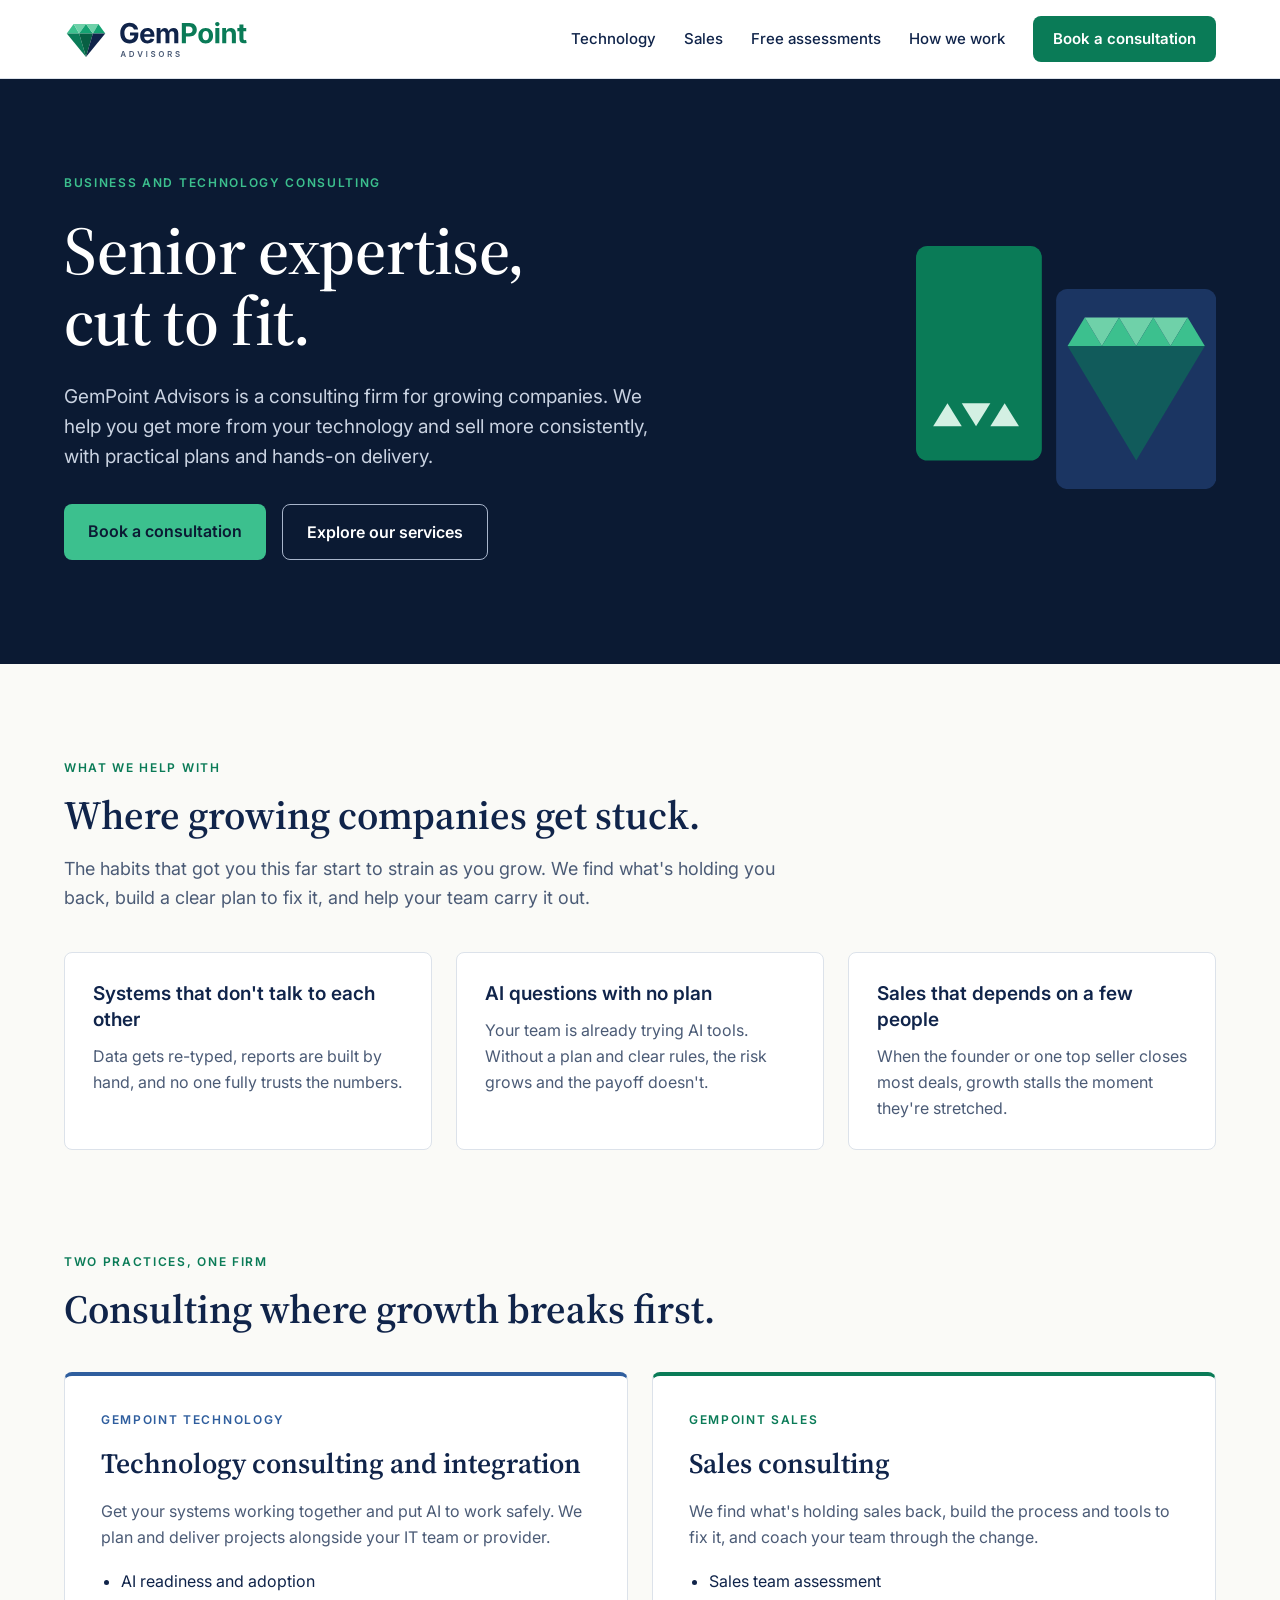
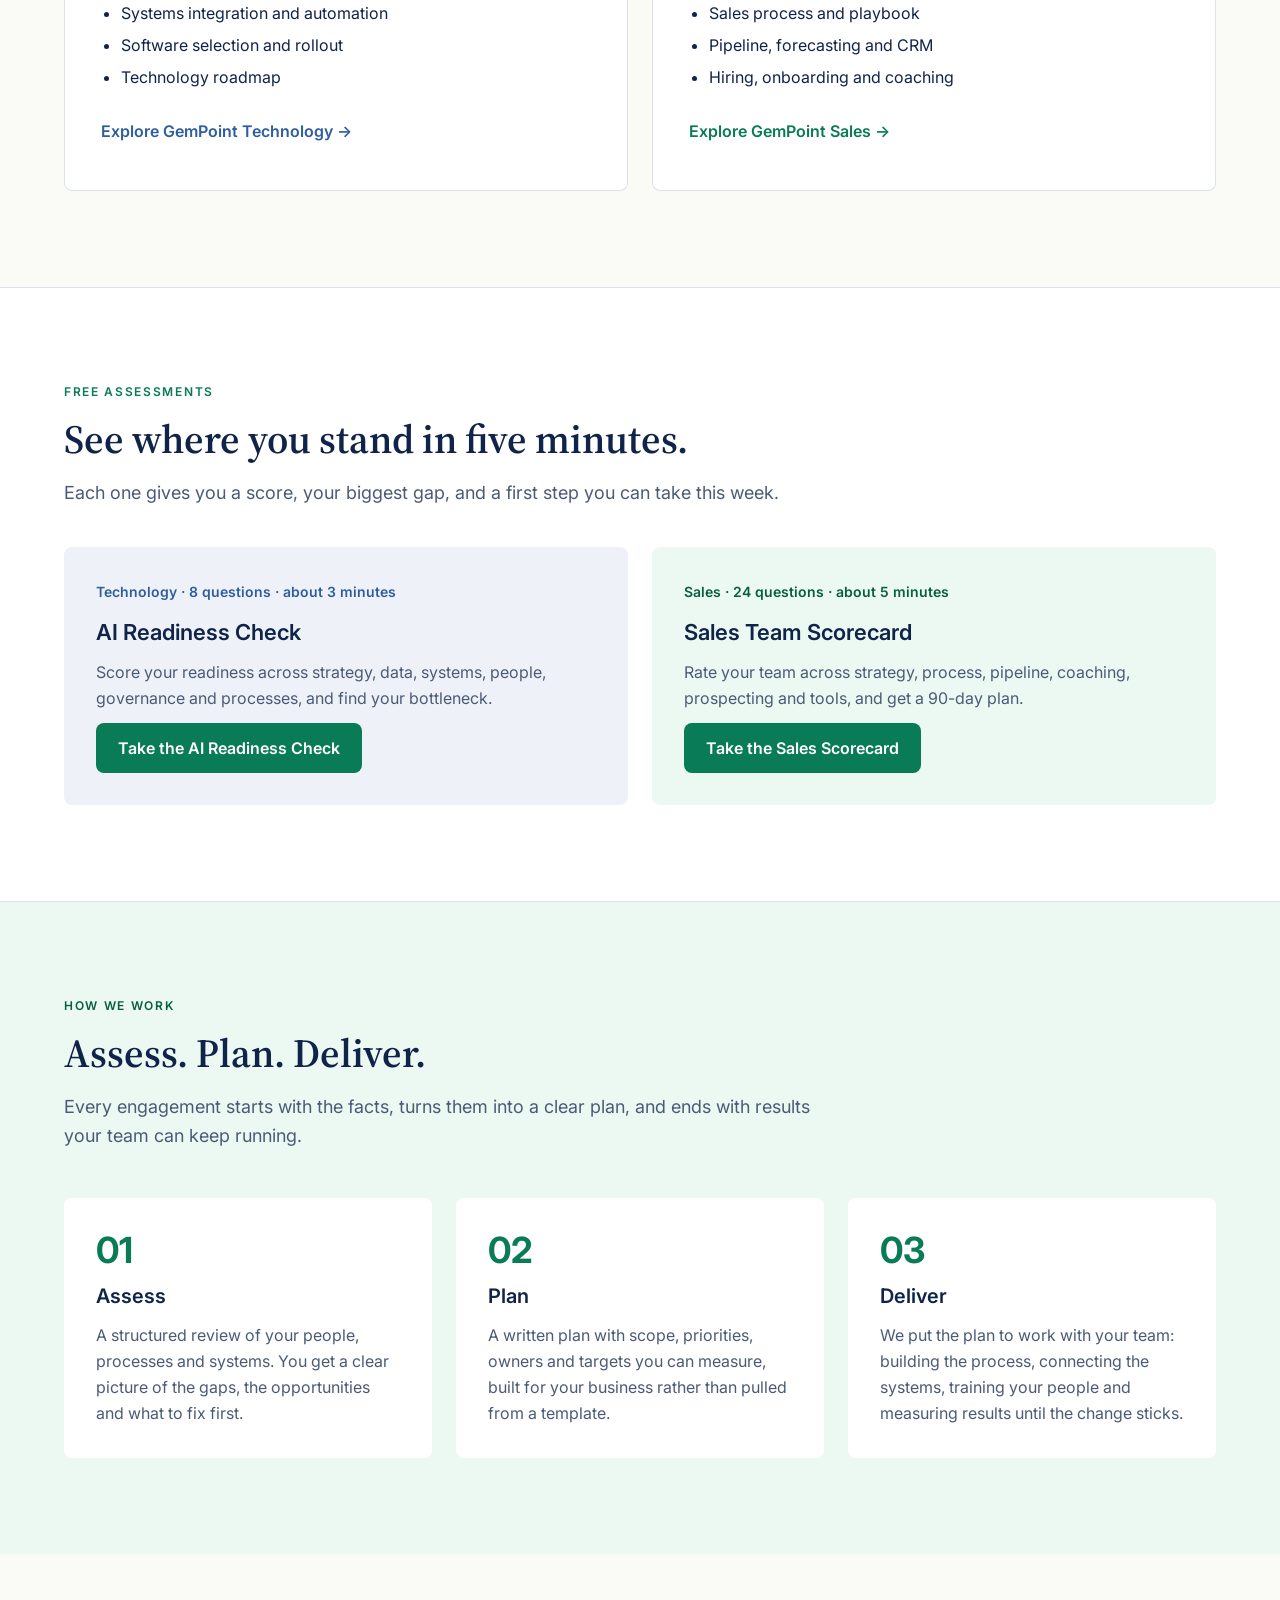
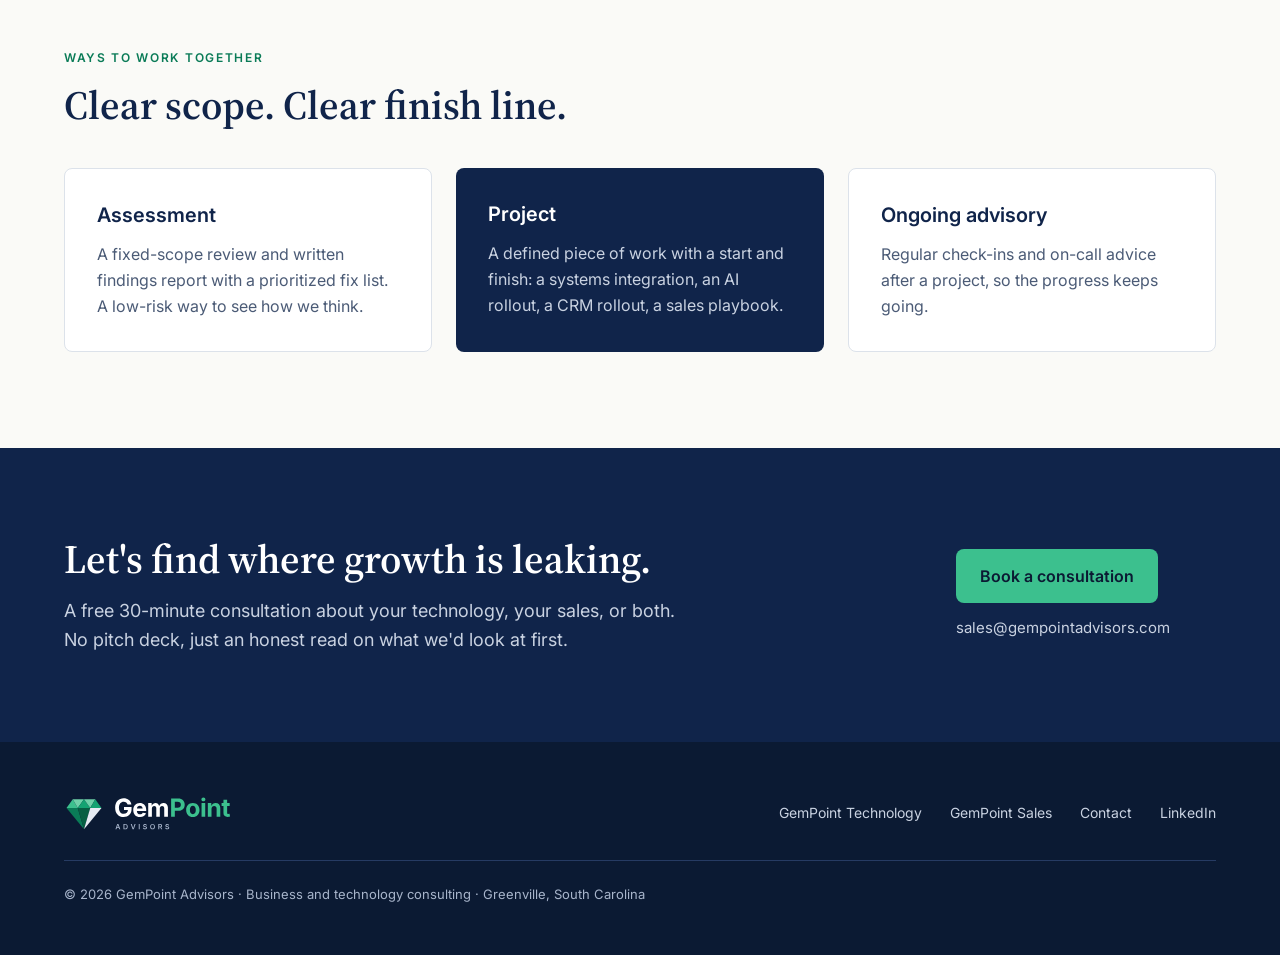
<file: index.html>
<!doctype html>
<html lang="en">
<head>
<meta charset="utf-8">
<meta name="viewport" content="width=device-width, initial-scale=1">
<title>GemPoint Advisors | Business and technology consulting</title>
<meta name="description" content="GemPoint Advisors is a Greenville, South Carolina consulting firm helping growing companies get more from their technology and sell more consistently.">
<link rel="canonical" href="https://gempointadvisors.com/">
<meta property="og:type" content="website">
<meta property="og:title" content="GemPoint Advisors | Business and technology consulting">
<meta property="og:description" content="GemPoint Advisors is a Greenville, South Carolina consulting firm helping growing companies get more from their technology and sell more consistently.">
<meta property="og:url" content="https://gempointadvisors.com/">
<meta property="og:image" content="https://gempointadvisors.com/assets/share-image.png">
<meta name="twitter:card" content="summary_large_image">
<link rel="icon" href="/favicon.svg" type="image/svg+xml">
<link rel="apple-touch-icon" href="/apple-touch-icon.png">
<link rel="stylesheet" href="https://fonts.googleapis.com/css2?family=Inter:wght@400;500;600;700&amp;family=Source+Serif+4:opsz,wght@8..60,600&amp;display=swap">
<link rel="stylesheet" href="/css/site.css">
</head>
<body>
<div style="font-family: Inter, system-ui, sans-serif; color: #10244A; background: #FAFAF7; font-size: 16px; line-height: 26px;">

<header style="background: #FFFFFF; border-bottom: 1px solid #DCE2EA;">
<nav aria-label="Main" style="max-width: 1200px; margin: 0 auto; padding: 16px 24px; display: flex; flex-wrap: wrap; align-items: center; justify-content: space-between; gap: 16px;">
<a href="/" aria-label="GemPoint Advisors home" style="display: flex; align-items: center;"><img src="/assets/logos/gempoint-lockup.svg" alt="GemPoint Advisors" style="height: 44px; width: auto; display: block;"></a>
<div style="display: flex; flex-wrap: wrap; align-items: center; gap: 8px 28px; font-size: 15px; font-weight: 500;">
<a href="/technology/" style="color: #10244A; text-decoration: none; padding: 10px 0;">Technology</a>
<a href="/sales/" style="color: #10244A; text-decoration: none; padding: 10px 0;">Sales</a>
<a href="#assessments" style="color: #10244A; text-decoration: none; padding: 10px 0;">Free assessments</a>
<a href="#how" style="color: #10244A; text-decoration: none; padding: 10px 0;">How we work</a>
<a href="#contact" style="background: #0A7B57; color: #FFFFFF; text-decoration: none; padding: 10px 20px; border-radius: 8px; font-weight: 600;">Book a consultation</a>
</div>
</nav>
</header>

<section style="background: #0B1A33; color: #FFFFFF;">
<div style="max-width: 1200px; margin: 0 auto; padding: 96px 24px 104px; display: flex; flex-wrap: wrap; align-items: center; gap: 48px;">
<div style="flex: 999 1 520px; min-width: 0; display: flex; flex-direction: column; gap: 24px;">
<p style="margin: 0; font-size: 12px; line-height: 16px; font-weight: 600; letter-spacing: 0.14em; text-transform: uppercase; color: #3CC08E;">Business and technology consulting</p>
<h1 style="margin: 0; font-family: 'Source Serif 4', Georgia, serif; font-weight: 600; font-size: clamp(40px, 6vw, 68px); line-height: 1.05; letter-spacing: -0.01em; color: #FFFFFF;">Senior expertise,<br>cut to fit.</h1>
<p style="margin: 0; max-width: 600px; font-size: 19px; line-height: 30px; color: #C9D2E1;">GemPoint Advisors is a consulting firm for growing companies. We help you get more from your technology and sell more consistently, with practical plans and hands-on delivery.</p>
<div style="display: flex; flex-wrap: wrap; gap: 16px; padding-top: 8px;">
<a href="#contact" style="background: #3CC08E; color: #0B1A33; text-decoration: none; padding: 14px 24px; border-radius: 8px; font-weight: 600; font-size: 16px;">Book a consultation</a>
<a href="#practices" style="color: #FFFFFF; text-decoration: none; padding: 14px 24px; border-radius: 8px; border: 1px solid #A8B5CB; font-weight: 600; font-size: 16px;">Explore our services</a>
</div>
</div>
<div style="flex: 1 1 300px; max-width: 420px; min-width: 0;">
<svg viewBox="0 0 420 340" aria-hidden="true" style="width: 100%; height: auto; display: block;">
<rect x="0" y="0" width="176" height="300" rx="16" fill="#0A7B57"></rect>
<rect x="196" y="60" width="224" height="280" rx="16" fill="#1B3562"></rect>
<polygon points="212,140 236,100 260,140" fill="#3CC08E"></polygon>
<polygon points="236,100 284,100 260,140" fill="#6FD1A9"></polygon>
<polygon points="260,140 284,100 308,140" fill="#3CC08E"></polygon>
<polygon points="284,100 332,100 308,140" fill="#6FD1A9"></polygon>
<polygon points="308,140 332,100 356,140" fill="#3CC08E"></polygon>
<polygon points="332,100 380,100 356,140" fill="#6FD1A9"></polygon>
<polygon points="356,140 380,100 404,140" fill="#3CC08E"></polygon>
<polygon points="212,140 404,140 308,300" fill="#0A7B57" opacity="0.55"></polygon>
<polygon points="24,252 44,220 64,252" fill="#D3F0E3"></polygon>
<polygon points="64,220 104,220 84,252" fill="#D3F0E3"></polygon>
<polygon points="104,252 124,220 144,252" fill="#D3F0E3"></polygon>
</svg>
</div>
</div>
</section>

<section aria-labelledby="gap-h" style="max-width: 1200px; margin: 0 auto; padding: 96px 24px 32px; display: flex; flex-direction: column; gap: 40px;">
<div style="max-width: 760px; display: flex; flex-direction: column; gap: 16px;">
<p style="margin: 0; font-size: 12px; line-height: 16px; font-weight: 600; letter-spacing: 0.14em; text-transform: uppercase; color: #0A7B57;">What we help with</p>
<h2 id="gap-h" style="margin: 0; font-family: 'Source Serif 4', Georgia, serif; font-weight: 600; font-size: clamp(30px, 4vw, 40px); line-height: 1.15;">Where growing companies get stuck.</h2>
<p style="margin: 0; font-size: 18px; line-height: 29px; color: #4B5B76;">The habits that got you this far start to strain as you grow. We find what's holding you back, build a clear plan to fix it, and help your team carry it out.</p>
</div>
<div style="display: grid; grid-template-columns: repeat(auto-fit, minmax(260px, 1fr)); gap: 24px;">
<div style="background: #FFFFFF; border: 1px solid #DCE2EA; border-radius: 8px; padding: 28px; display: flex; flex-direction: column; gap: 10px;">
<h3 style="margin: 0; font-size: 19px; line-height: 26px; font-weight: 600;">Systems that don't talk to each other</h3>
<p style="margin: 0; color: #4B5B76;">Data gets re-typed, reports are built by hand, and no one fully trusts the numbers.</p>
</div>
<div style="background: #FFFFFF; border: 1px solid #DCE2EA; border-radius: 8px; padding: 28px; display: flex; flex-direction: column; gap: 10px;">
<h3 style="margin: 0; font-size: 19px; line-height: 26px; font-weight: 600;">AI questions with no plan</h3>
<p style="margin: 0; color: #4B5B76;">Your team is already trying AI tools. Without a plan and clear rules, the risk grows and the payoff doesn't.</p>
</div>
<div style="background: #FFFFFF; border: 1px solid #DCE2EA; border-radius: 8px; padding: 28px; display: flex; flex-direction: column; gap: 10px;">
<h3 style="margin: 0; font-size: 19px; line-height: 26px; font-weight: 600;">Sales that depends on a few people</h3>
<p style="margin: 0; color: #4B5B76;">When the founder or one top seller closes most deals, growth stalls the moment they're stretched.</p>
</div>
</div>
</section>

<section id="practices" aria-labelledby="practices-h" style="max-width: 1200px; margin: 0 auto; padding: 72px 24px 96px; display: flex; flex-direction: column; gap: 40px;">
<div style="display: flex; flex-direction: column; gap: 16px; max-width: 760px;">
<p style="margin: 0; font-size: 12px; line-height: 16px; font-weight: 600; letter-spacing: 0.14em; text-transform: uppercase; color: #0A7B57;">Two practices, one firm</p>
<h2 id="practices-h" style="margin: 0; font-family: 'Source Serif 4', Georgia, serif; font-weight: 600; font-size: clamp(30px, 4vw, 40px); line-height: 1.15;">Consulting where growth breaks first.</h2>
</div>
<div style="display: grid; grid-template-columns: repeat(auto-fit, minmax(320px, 1fr)); gap: 24px;">
<article style="background: #FFFFFF; border: 1px solid #DCE2EA; border-top: 4px solid #2F5E9E; border-radius: 8px; padding: 36px; display: flex; flex-direction: column; gap: 18px;">
<p style="margin: 0; font-size: 12px; line-height: 16px; font-weight: 600; letter-spacing: 0.14em; text-transform: uppercase; color: #2F5E9E;">GemPoint Technology</p>
<h3 style="margin: 0; font-family: 'Source Serif 4', Georgia, serif; font-weight: 600; font-size: 28px; line-height: 34px;">Technology consulting and integration</h3>
<p style="margin: 0; color: #4B5B76;">Get your systems working together and put AI to work safely. We plan and deliver projects alongside your IT team or provider.</p>
<ul style="margin: 0; padding-left: 20px; display: flex; flex-direction: column; gap: 6px;">
<li>AI readiness and adoption</li>
<li>Systems integration and automation</li>
<li>Software selection and rollout</li>
<li>Technology roadmap</li>
</ul>
<a href="/technology/" style="align-self: flex-start; color: #2F5E9E; font-weight: 600; text-decoration: none; padding: 10px 0;">Explore GemPoint Technology →</a>
</article>
<article style="background: #FFFFFF; border: 1px solid #DCE2EA; border-top: 4px solid #0A7B57; border-radius: 8px; padding: 36px; display: flex; flex-direction: column; gap: 18px;">
<p style="margin: 0; font-size: 12px; line-height: 16px; font-weight: 600; letter-spacing: 0.14em; text-transform: uppercase; color: #0A7B57;">GemPoint Sales</p>
<h3 style="margin: 0; font-family: 'Source Serif 4', Georgia, serif; font-weight: 600; font-size: 28px; line-height: 34px;">Sales consulting</h3>
<p style="margin: 0; color: #4B5B76;">We find what's holding sales back, build the process and tools to fix it, and coach your team through the change.</p>
<ul style="margin: 0; padding-left: 20px; display: flex; flex-direction: column; gap: 6px;">
<li>Sales team assessment</li>
<li>Sales process and playbook</li>
<li>Pipeline, forecasting and CRM</li>
<li>Hiring, onboarding and coaching</li>
</ul>
<a href="/sales/" style="align-self: flex-start; color: #0A7B57; font-weight: 600; text-decoration: none; padding: 10px 0;">Explore GemPoint Sales →</a>
</article>
</div>
</section>

<section id="assessments" aria-labelledby="assess-h" style="background: #FFFFFF; border-top: 1px solid #DCE2EA; border-bottom: 1px solid #DCE2EA;">
<div style="max-width: 1200px; margin: 0 auto; padding: 96px 24px; display: flex; flex-direction: column; gap: 40px;">
<div style="display: flex; flex-direction: column; gap: 16px; max-width: 760px;">
<p style="margin: 0; font-size: 12px; line-height: 16px; font-weight: 600; letter-spacing: 0.14em; text-transform: uppercase; color: #0A7B57;">Free assessments</p>
<h2 id="assess-h" style="margin: 0; font-family: 'Source Serif 4', Georgia, serif; font-weight: 600; font-size: clamp(30px, 4vw, 40px); line-height: 1.15;">See where you stand in five minutes.</h2>
<p style="margin: 0; font-size: 18px; line-height: 29px; color: #4B5B76;">Each one gives you a score, your biggest gap, and a first step you can take this week.</p>
</div>
<div style="display: grid; grid-template-columns: repeat(auto-fit, minmax(320px, 1fr)); gap: 24px;">
<div style="background: #EEF2F8; border-radius: 8px; padding: 32px; display: flex; flex-direction: column; gap: 12px;">
<p style="margin: 0; font-size: 14px; font-weight: 600; color: #2F5E9E;">Technology · 8 questions · about 3 minutes</p>
<h3 style="margin: 0; font-size: 22px; line-height: 30px; font-weight: 600;">AI Readiness Check</h3>
<p style="margin: 0; color: #4B5B76;">Score your readiness across strategy, data, systems, people, governance and processes, and find your bottleneck.</p>
<a href="/ai-readiness/" style="align-self: flex-start; background: #0A7B57; color: #FFFFFF; text-decoration: none; padding: 12px 22px; border-radius: 8px; font-weight: 600;">Take the AI Readiness Check</a>
</div>
<div style="background: #ECF8F2; border-radius: 8px; padding: 32px; display: flex; flex-direction: column; gap: 12px;">
<p style="margin: 0; font-size: 14px; font-weight: 600; color: #075F43;">Sales · 24 questions · about 5 minutes</p>
<h3 style="margin: 0; font-size: 22px; line-height: 30px; font-weight: 600;">Sales Team Scorecard</h3>
<p style="margin: 0; color: #4B5B76;">Rate your team across strategy, process, pipeline, coaching, prospecting and tools, and get a 90-day plan.</p>
<a href="/sales-scorecard/" style="align-self: flex-start; background: #0A7B57; color: #FFFFFF; text-decoration: none; padding: 12px 22px; border-radius: 8px; font-weight: 600;">Take the Sales Scorecard</a>
</div>
</div>
</div>
</section>

<section id="how" aria-labelledby="how-h" style="background: #ECF8F2;">
<div style="max-width: 1200px; margin: 0 auto; padding: 96px 24px; display: flex; flex-direction: column; gap: 48px;">
<div style="display: flex; flex-direction: column; gap: 16px; max-width: 760px;">
<p style="margin: 0; font-size: 12px; line-height: 16px; font-weight: 600; letter-spacing: 0.14em; text-transform: uppercase; color: #075F43;">How we work</p>
<h2 id="how-h" style="margin: 0; font-family: 'Source Serif 4', Georgia, serif; font-weight: 600; font-size: clamp(30px, 4vw, 40px); line-height: 1.15;">Assess. Plan. Deliver.</h2>
<p style="margin: 0; font-size: 18px; line-height: 29px; color: #4B5B76;">Every engagement starts with the facts, turns them into a clear plan, and ends with results your team can keep running.</p>
</div>
<ol style="margin: 0; padding: 0; list-style: none; display: grid; grid-template-columns: repeat(auto-fit, minmax(260px, 1fr)); gap: 24px;">
<li style="background: #FFFFFF; border-radius: 8px; padding: 32px; display: flex; flex-direction: column; gap: 12px;">
<span style="font-size: 36px; line-height: 40px; font-weight: 700; color: #0A7B57;">01</span>
<h3 style="margin: 0; font-size: 20px; line-height: 28px; font-weight: 600;">Assess</h3>
<p style="margin: 0; color: #4B5B76;">A structured review of your people, processes and systems. You get a clear picture of the gaps, the opportunities and what to fix first.</p>
</li>
<li style="background: #FFFFFF; border-radius: 8px; padding: 32px; display: flex; flex-direction: column; gap: 12px;">
<span style="font-size: 36px; line-height: 40px; font-weight: 700; color: #0A7B57;">02</span>
<h3 style="margin: 0; font-size: 20px; line-height: 28px; font-weight: 600;">Plan</h3>
<p style="margin: 0; color: #4B5B76;">A written plan with scope, priorities, owners and targets you can measure, built for your business rather than pulled from a template.</p>
</li>
<li style="background: #FFFFFF; border-radius: 8px; padding: 32px; display: flex; flex-direction: column; gap: 12px;">
<span style="font-size: 36px; line-height: 40px; font-weight: 700; color: #0A7B57;">03</span>
<h3 style="margin: 0; font-size: 20px; line-height: 28px; font-weight: 600;">Deliver</h3>
<p style="margin: 0; color: #4B5B76;">We put the plan to work with your team: building the process, connecting the systems, training your people and measuring results until the change sticks.</p>
</li>
</ol>
</div>
</section>

<section aria-labelledby="engage-h" style="max-width: 1200px; margin: 0 auto; padding: 96px 24px; display: flex; flex-direction: column; gap: 40px;">
<div style="display: flex; flex-direction: column; gap: 16px; max-width: 760px;">
<p style="margin: 0; font-size: 12px; line-height: 16px; font-weight: 600; letter-spacing: 0.14em; text-transform: uppercase; color: #0A7B57;">Ways to work together</p>
<h2 id="engage-h" style="margin: 0; font-family: 'Source Serif 4', Georgia, serif; font-weight: 600; font-size: clamp(30px, 4vw, 40px); line-height: 1.15;">Clear scope. Clear finish line.</h2>
</div>
<div style="display: grid; grid-template-columns: repeat(auto-fit, minmax(280px, 1fr)); gap: 24px;">
<div style="background: #FFFFFF; border: 1px solid #DCE2EA; border-radius: 8px; padding: 32px; display: flex; flex-direction: column; gap: 12px;">
<h3 style="margin: 0; font-size: 20px; line-height: 28px; font-weight: 600;">Assessment</h3>
<p style="margin: 0; color: #4B5B76;">A fixed-scope review and written findings report with a prioritized fix list. A low-risk way to see how we think.</p>
</div>
<div style="background: #10244A; color: #FFFFFF; border-radius: 8px; padding: 32px; display: flex; flex-direction: column; gap: 12px;">
<h3 style="margin: 0; font-size: 20px; line-height: 28px; font-weight: 600;">Project</h3>
<p style="margin: 0; color: #C9D2E1;">A defined piece of work with a start and finish: a systems integration, an AI rollout, a CRM rollout, a sales playbook.</p>
</div>
<div style="background: #FFFFFF; border: 1px solid #DCE2EA; border-radius: 8px; padding: 32px; display: flex; flex-direction: column; gap: 12px;">
<h3 style="margin: 0; font-size: 20px; line-height: 28px; font-weight: 600;">Ongoing advisory</h3>
<p style="margin: 0; color: #4B5B76;">Regular check-ins and on-call advice after a project, so the progress keeps going.</p>
</div>
</div>
</section>

<section id="contact" aria-labelledby="contact-h" style="background: #10244A; color: #FFFFFF;">
<div style="max-width: 1200px; margin: 0 auto; padding: 88px 24px; display: flex; flex-wrap: wrap; align-items: center; justify-content: space-between; gap: 32px;">
<div style="flex: 999 1 520px; min-width: 0; display: flex; flex-direction: column; gap: 14px;">
<h2 id="contact-h" style="margin: 0; font-family: 'Source Serif 4', Georgia, serif; font-weight: 600; font-size: clamp(30px, 4vw, 40px); line-height: 1.15; color: #FFFFFF;">Let's find where growth is leaking.</h2>
<p style="margin: 0; max-width: 620px; font-size: 18px; line-height: 29px; color: #C9D2E1;">A free 30-minute consultation about your technology, your sales, or both. No pitch deck, just an honest read on what we'd look at first.</p>
</div>
<div style="flex: 1 1 260px; display: flex; flex-direction: column; gap: 12px; align-items: flex-start;">
<a href="mailto:sales@gempointadvisors.com" style="background: #3CC08E; color: #0B1A33; text-decoration: none; padding: 14px 24px; border-radius: 8px; font-weight: 600;">Book a consultation</a>
<p style="margin: 0; font-size: 15px; color: #C9D2E1; user-select: all;">sales@gempointadvisors.com</p>
</div>
</div>
</section>

<footer style="background: #0B1A33; color: #A8B5CB;">
<div style="max-width: 1200px; margin: 0 auto; padding: 48px 24px; display: flex; flex-wrap: wrap; align-items: center; justify-content: space-between; gap: 24px;">
<img src="/assets/logos/gempoint-lockup-reversed.svg" alt="GemPoint Advisors" style="height: 40px; width: auto; display: block;">
<div style="display: flex; flex-wrap: wrap; gap: 8px 28px; font-size: 14px;">
<a href="/technology/" style="color: #C9D2E1; text-decoration: none; padding: 10px 0;">GemPoint Technology</a>
<a href="/sales/" style="color: #C9D2E1; text-decoration: none; padding: 10px 0;">GemPoint Sales</a>
<a href="#contact" style="color: #C9D2E1; text-decoration: none; padding: 10px 0;">Contact</a>
<a href="https://www.linkedin.com/company/gempoint-advisors/" target="_blank" rel="noopener" style="color: #C9D2E1; text-decoration: none; padding: 10px 0;">LinkedIn</a>
</div>
<p style="margin: 0; font-size: 13px; width: 100%; border-top: 1px solid #263B63; padding-top: 20px;">© 2026 GemPoint Advisors · Business and technology consulting · Greenville, South Carolina</p>
</div>
</footer>

</div>
</body>
</html>
</file>
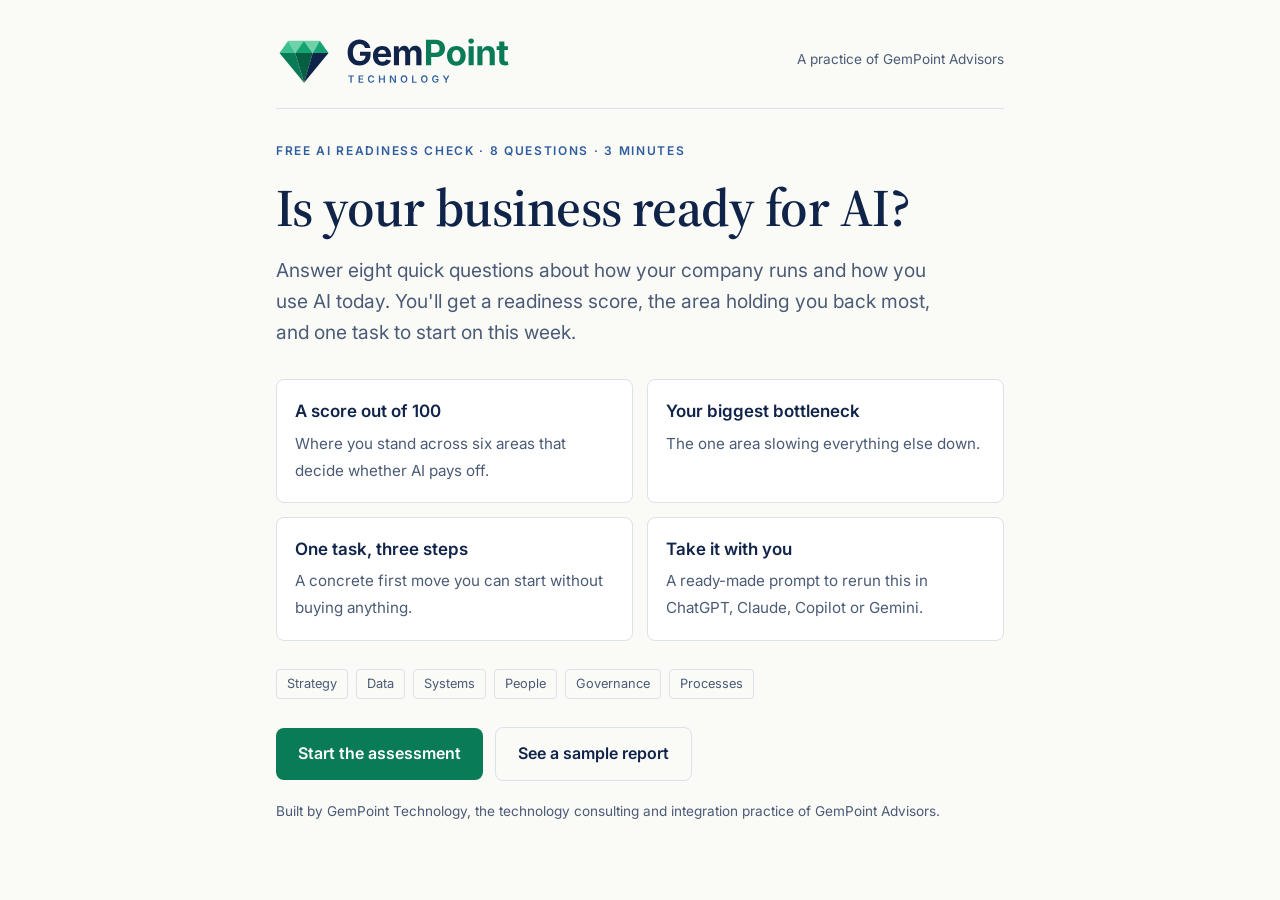
<file: ai-readiness/index.html>
<!doctype html>
<html lang="en">
<head>
<meta charset="utf-8">
<meta name="viewport" content="width=device-width, initial-scale=1">
<title>AI Readiness Check | GemPoint Technology</title>
<meta name="description" content="Free 3-minute AI readiness assessment: eight questions, a score out of 100, your biggest bottleneck and the first task to fix it.">
<link rel="canonical" href="https://gempointadvisors.com/ai-readiness/">
<meta property="og:type" content="website">
<meta property="og:title" content="AI Readiness Check | GemPoint Technology">
<meta property="og:description" content="Free 3-minute AI readiness assessment: eight questions, a score out of 100, your biggest bottleneck and the first task to fix it.">
<meta property="og:url" content="https://gempointadvisors.com/ai-readiness/">
<meta property="og:image" content="https://gempointadvisors.com/assets/share-image.png">
<meta name="twitter:card" content="summary_large_image">
<link rel="icon" href="/favicon.svg" type="image/svg+xml">
<link rel="apple-touch-icon" href="/apple-touch-icon.png">
<link rel="preconnect" href="https://fonts.googleapis.com">
<link rel="stylesheet" href="https://fonts.googleapis.com/css2?family=Inter:wght@400;500;600;700&family=Source+Serif+4:opsz,wght@8..60,600&display=swap">
<link rel="stylesheet" href="/css/brand/gempoint.css">
<link rel="stylesheet" href="/css/assessment-base.css">
<link rel="stylesheet" href="/css/ai-readiness.css">
</head>
<body>
<!-- Netlify reads this hidden form at deploy time to register the "ai-readiness-leads" form and its fields. -->
<form name="ai-readiness-leads" data-netlify="true" netlify-honeypot="bot-field" hidden>
  <input name="bot-field"><input name="partner"><input name="partner_code"><input name="name"><input name="email"><input name="phone"><input name="company"><input name="company_size">
  <input name="overall"><input name="tier"><input name="bottleneck">
  <input name="strategy"><input name="data"><input name="systems"><input name="people"><input name="governance"><input name="processes">
  <input name="ai_tools"><input name="ai_uses"><input name="ai_hopes"><input name="timeline">
  <textarea name="ai_hopes_other"></textarea>
  <textarea name="answers"></textarea>
</form>

<div class="wrap" style="padding-bottom:0"><div class="brandbar"><img class="logo lg-light" src="/assets/logos/gempoint-technology-lockup.svg" alt="GemPoint Technology" width="816" height="192"><img class="logo lg-dark" src="/assets/logos/gempoint-technology-lockup-reversed.svg" alt="GemPoint Technology" width="816" height="192"><span class="fine">A practice of GemPoint Advisors</span></div></div>
<main class="wrap" id="app" style="padding-top:0" aria-live="polite"></main>

<script type="module">
import { startAiReadiness } from "/js/ai-readiness/app.js";
import brand from "/js/ai-readiness/brands/gempoint.js";

startAiReadiness(document.getElementById("app"), brand);
</script>
</body>
</html>
</file>
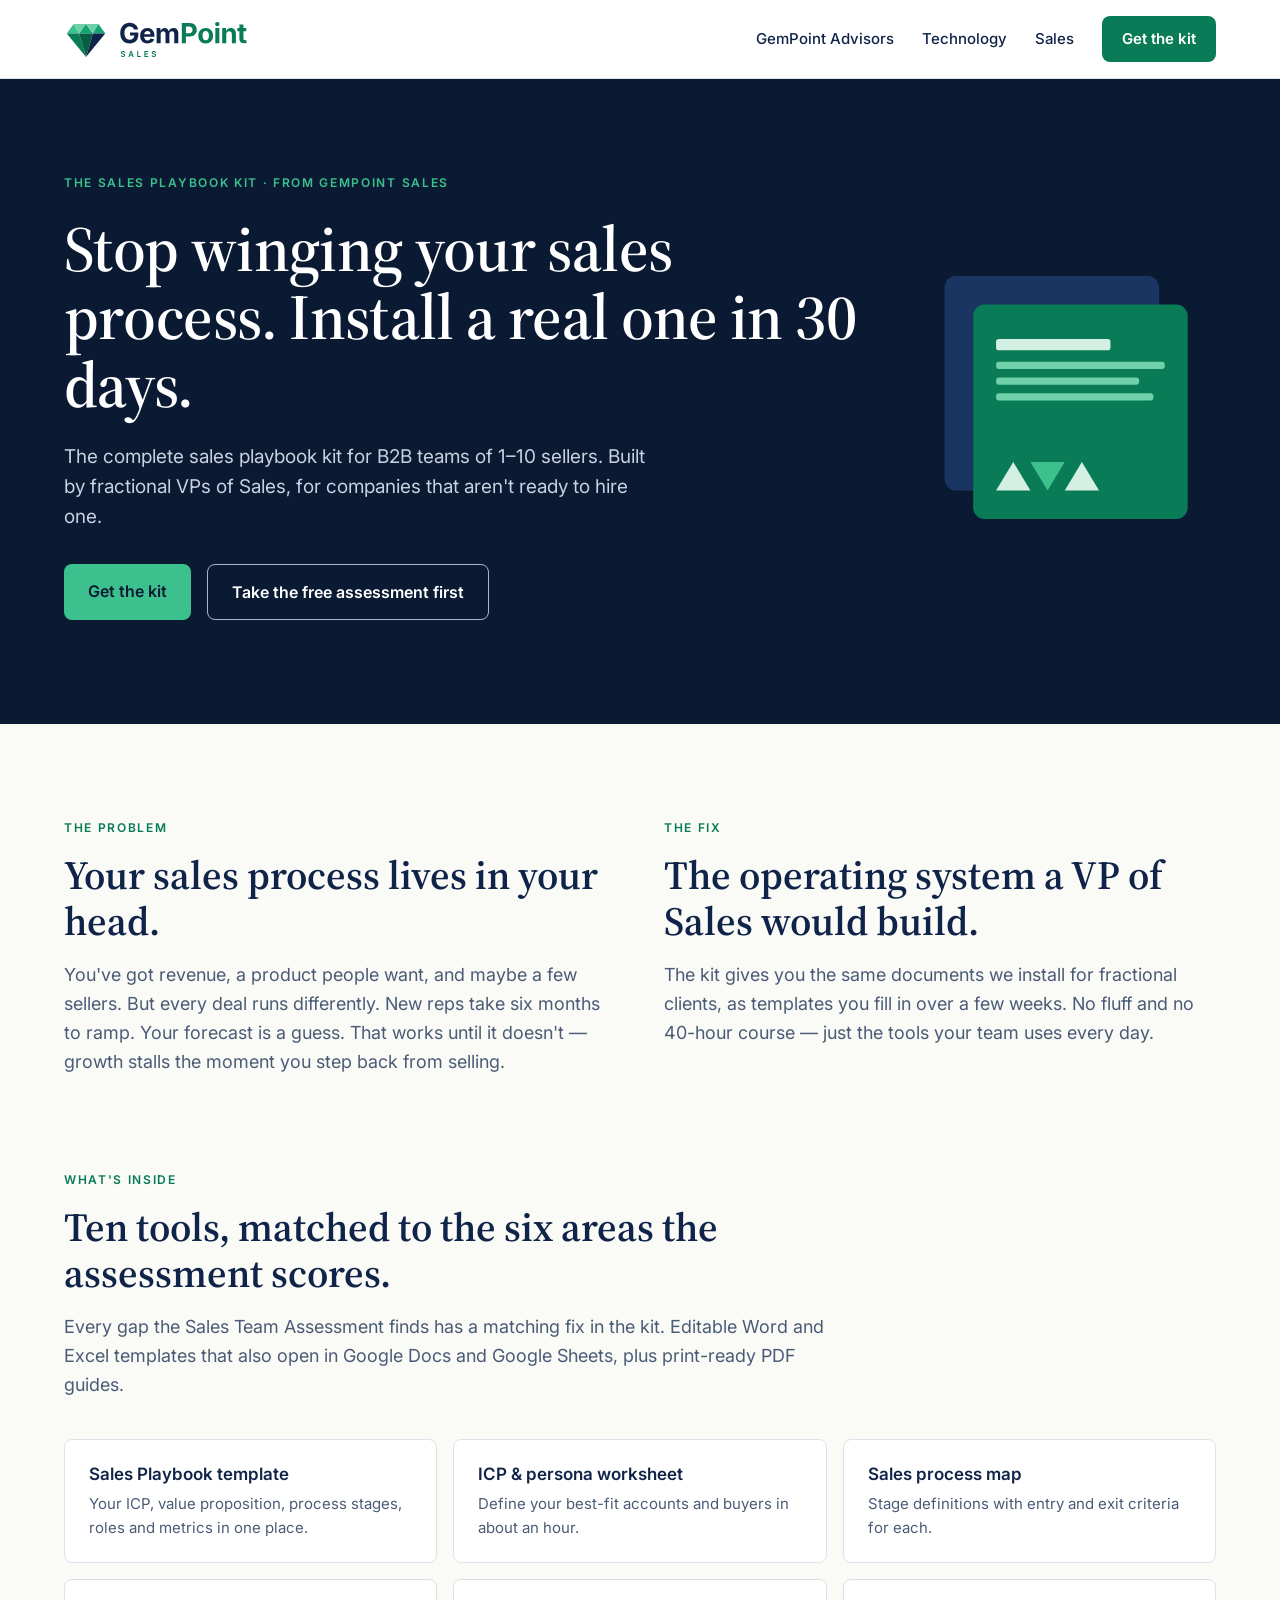
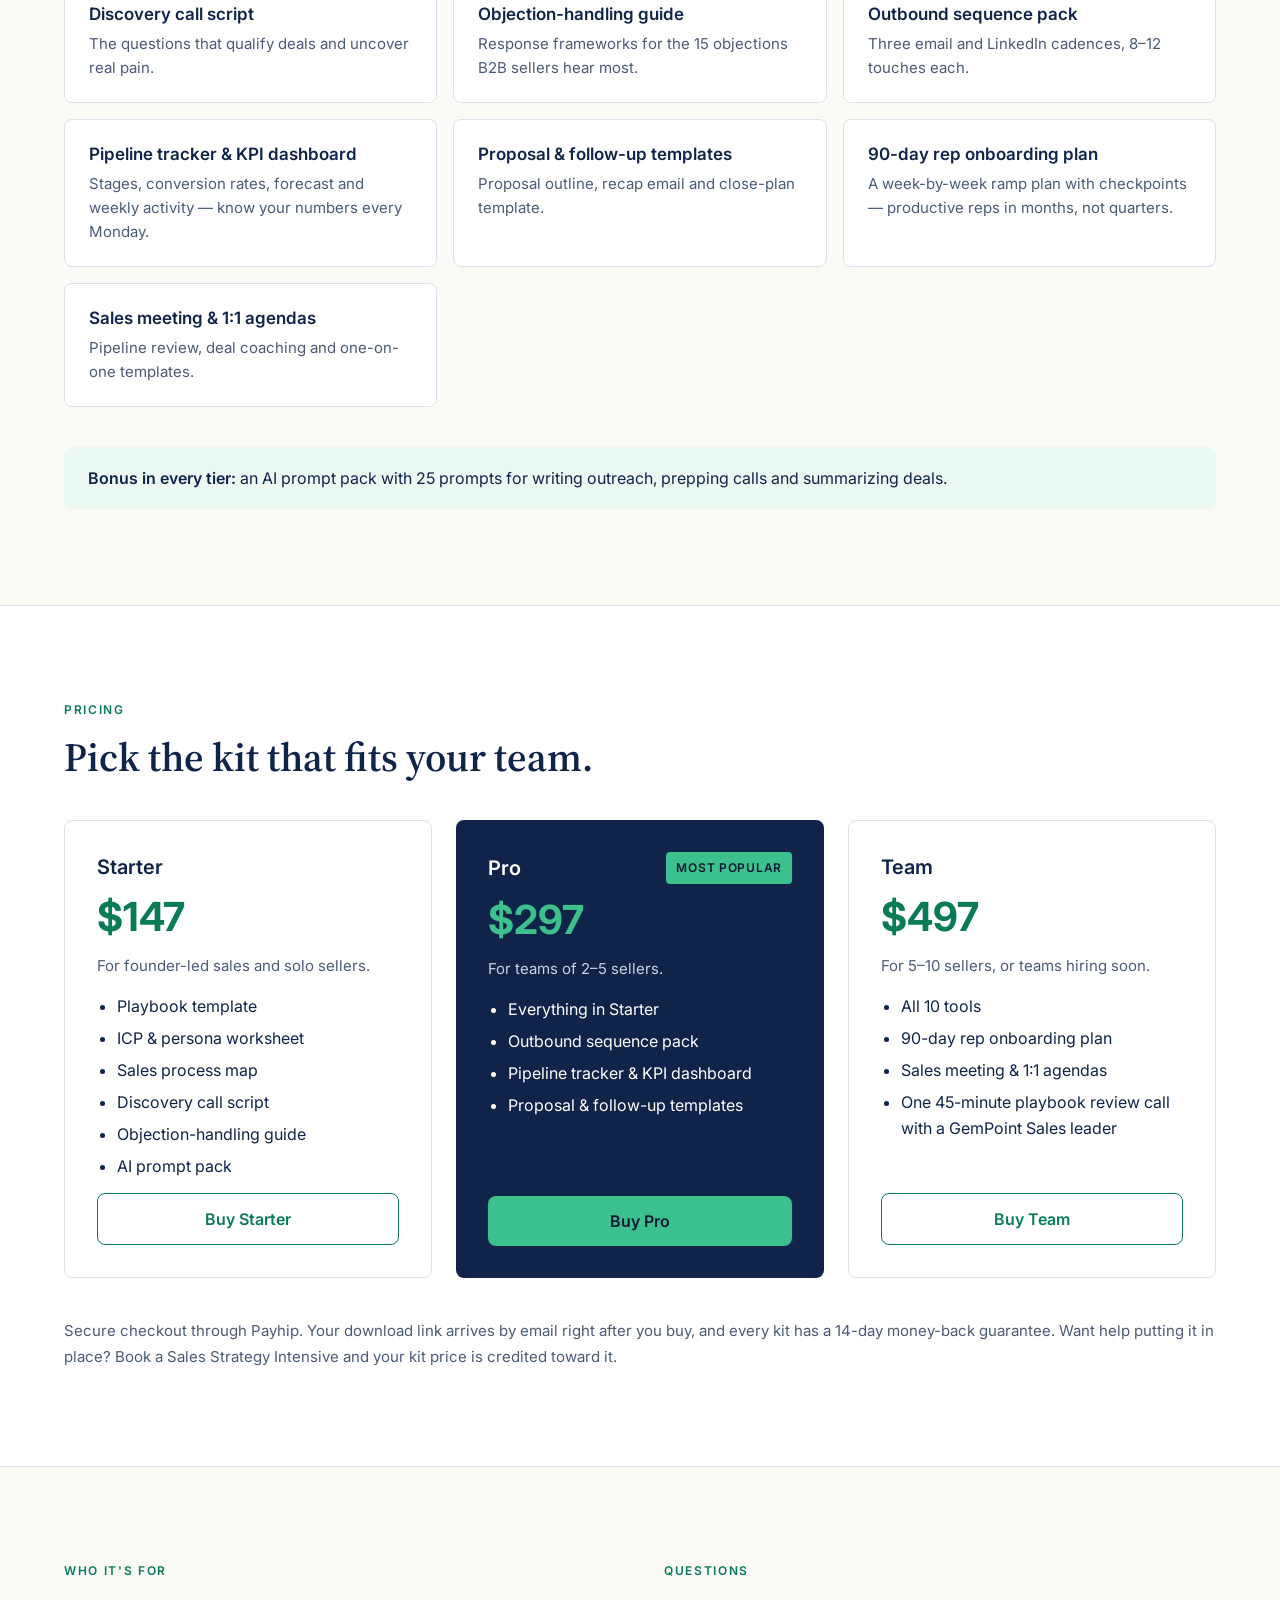
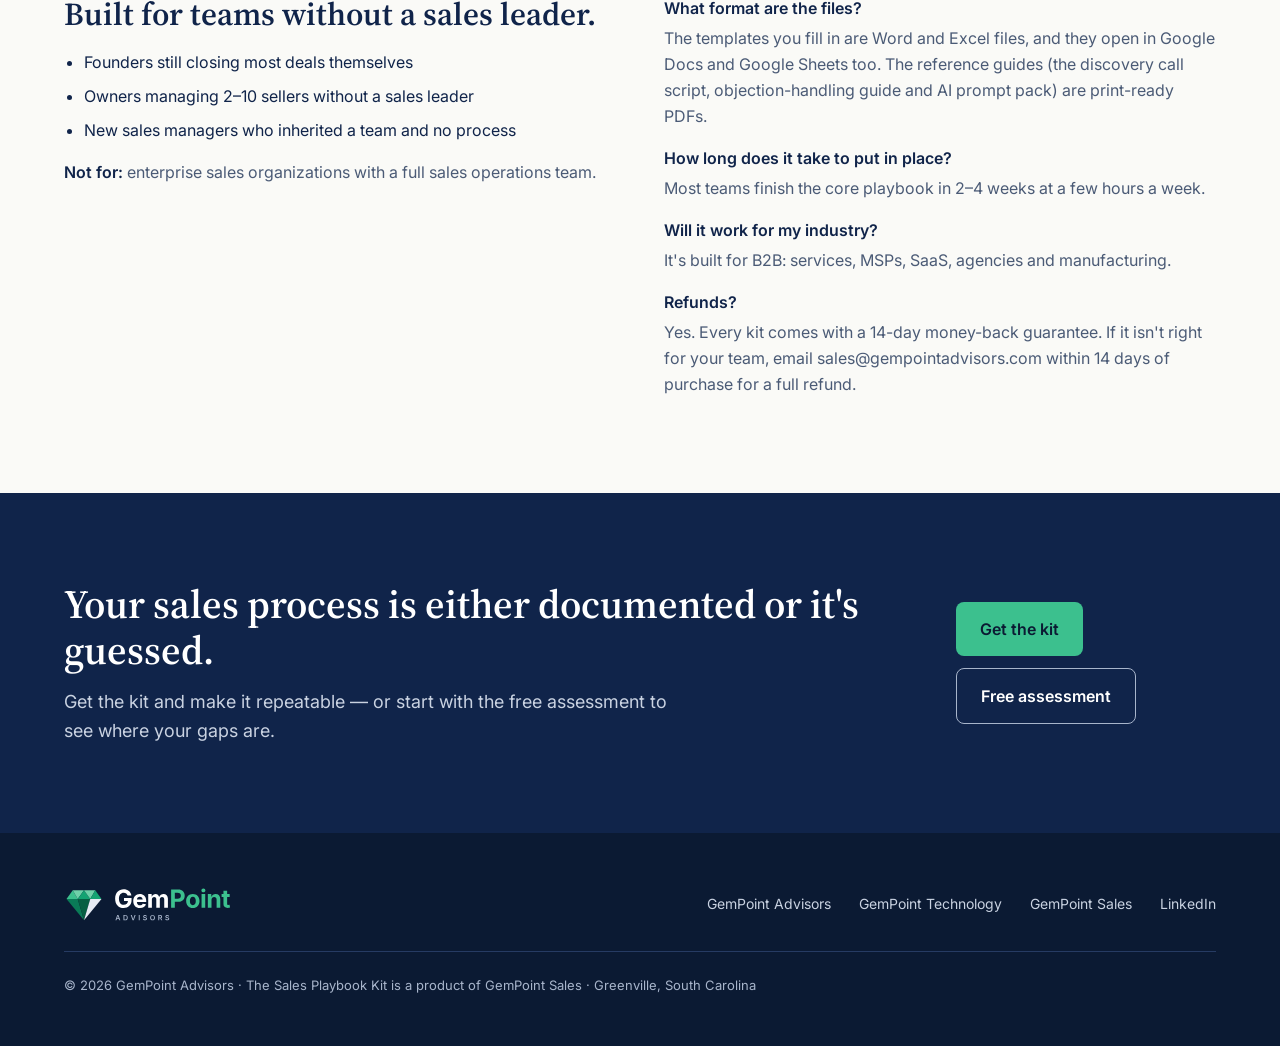
<file: playbook-kit/index.html>
<!doctype html>
<html lang="en">
<head>
<meta charset="utf-8">
<meta name="viewport" content="width=device-width, initial-scale=1">
<title>Sales Playbook Kit | GemPoint Sales</title>
<meta name="description" content="Ten templates to install a repeatable sales process in 30 days: playbook, process map, scripts, pipeline tracker and more.">
<link rel="canonical" href="https://gempointadvisors.com/playbook-kit/">
<meta property="og:type" content="website">
<meta property="og:title" content="Sales Playbook Kit | GemPoint Sales">
<meta property="og:description" content="Ten templates to install a repeatable sales process in 30 days: playbook, process map, scripts, pipeline tracker and more.">
<meta property="og:url" content="https://gempointadvisors.com/playbook-kit/">
<meta property="og:image" content="https://gempointadvisors.com/assets/share-image.png">
<meta name="twitter:card" content="summary_large_image">
<link rel="icon" href="/favicon.svg" type="image/svg+xml">
<link rel="apple-touch-icon" href="/apple-touch-icon.png">
<link rel="stylesheet" href="https://fonts.googleapis.com/css2?family=Inter:wght@400;500;600;700&amp;family=Source+Serif+4:opsz,wght@8..60,600&amp;display=swap">
<link rel="stylesheet" href="/css/site.css">
<script src="https://payhip.com/payhip.js" defer></script>
</head>
<body>
<div style="font-family: Inter, system-ui, sans-serif; color: #10244A; background: #FAFAF7; font-size: 16px; line-height: 26px;">

<header style="background: #FFFFFF; border-bottom: 1px solid #DCE2EA;">
<nav aria-label="Main" style="max-width: 1200px; margin: 0 auto; padding: 16px 24px; display: flex; flex-wrap: wrap; align-items: center; justify-content: space-between; gap: 16px;">
<a href="/sales/" aria-label="GemPoint Sales" style="display: flex; align-items: center;"><img src="/assets/logos/gempoint-sales-lockup.svg" alt="GemPoint Sales" style="height: 44px; width: auto; display: block;"></a>
<div style="display: flex; flex-wrap: wrap; align-items: center; gap: 8px 28px; font-size: 15px; font-weight: 500;">
<a href="/" style="color: #10244A; text-decoration: none; padding: 10px 0;">GemPoint Advisors</a>
<a href="/technology/" style="color: #10244A; text-decoration: none; padding: 10px 0;">Technology</a>
<a href="/sales/" style="color: #10244A; text-decoration: none; padding: 10px 0;">Sales</a>
<a href="#pricing" style="background: #0A7B57; color: #FFFFFF; text-decoration: none; padding: 10px 20px; border-radius: 8px; font-weight: 600;">Get the kit</a>
</div>
</nav>
</header>

<section style="background: #0B1A33; color: #FFFFFF;">
<div style="max-width: 1200px; margin: 0 auto; padding: 96px 24px 104px; display: flex; flex-wrap: wrap; align-items: center; gap: 48px;">
<div style="flex: 999 1 520px; min-width: 0; display: flex; flex-direction: column; gap: 24px;">
<p style="margin: 0; font-size: 12px; line-height: 16px; font-weight: 600; letter-spacing: 0.14em; text-transform: uppercase; color: #3CC08E;">The Sales Playbook Kit · from GemPoint Sales</p>
<h1 style="margin: 0; font-family: 'Source Serif 4', Georgia, serif; font-weight: 600; font-size: clamp(40px, 5.6vw, 64px); line-height: 1.06; letter-spacing: -0.01em; color: #FFFFFF;">Stop winging your sales process. Install a real one in 30 days.</h1>
<p style="margin: 0; max-width: 600px; font-size: 19px; line-height: 30px; color: #C9D2E1;">The complete sales playbook kit for B2B teams of 1–10 sellers. Built by fractional VPs of Sales, for companies that aren't ready to hire one.</p>
<div style="display: flex; flex-wrap: wrap; gap: 16px; padding-top: 8px;">
<a href="#pricing" style="background: #3CC08E; color: #0B1A33; text-decoration: none; padding: 14px 24px; border-radius: 8px; font-weight: 600;">Get the kit</a>
<a href="/sales-scorecard/" style="color: #FFFFFF; text-decoration: none; padding: 14px 24px; border-radius: 8px; border: 1px solid #A8B5CB; font-weight: 600;">Take the free assessment first</a>
</div>
</div>
<div style="flex: 1 1 300px; max-width: 420px; min-width: 0;">
<svg viewBox="0 0 420 340" aria-hidden="true" style="width: 100%; height: auto; display: block;">
<rect x="40" y="0" width="300" height="300" rx="16" fill="#1B3562"></rect>
<rect x="80" y="40" width="300" height="300" rx="16" fill="#0A7B57"></rect>
<rect x="112" y="88" width="160" height="16" rx="4" fill="#D3F0E3"></rect>
<rect x="112" y="120" width="236" height="10" rx="4" fill="#6FD1A9"></rect>
<rect x="112" y="142" width="200" height="10" rx="4" fill="#6FD1A9"></rect>
<rect x="112" y="164" width="220" height="10" rx="4" fill="#6FD1A9"></rect>
<polygon points="112,300 136,260 160,300" fill="#D3F0E3"></polygon>
<polygon points="160,260 208,260 184,300" fill="#3CC08E"></polygon>
<polygon points="208,300 232,260 256,300" fill="#D3F0E3"></polygon>
</svg>
</div>
</div>
</section>

<section aria-labelledby="problem-h" style="max-width: 1200px; margin: 0 auto; padding: 96px 24px 48px; display: flex; flex-wrap: wrap; gap: 48px;">
<div style="flex: 1 1 420px; min-width: 0; display: flex; flex-direction: column; gap: 16px;">
<p style="margin: 0; font-size: 12px; line-height: 16px; font-weight: 600; letter-spacing: 0.14em; text-transform: uppercase; color: #0A7B57;">The problem</p>
<h2 id="problem-h" style="margin: 0; font-family: 'Source Serif 4', Georgia, serif; font-weight: 600; font-size: clamp(30px, 4vw, 40px); line-height: 1.15;">Your sales process lives in your head.</h2>
<p style="margin: 0; font-size: 18px; line-height: 29px; color: #4B5B76;">You've got revenue, a product people want, and maybe a few sellers. But every deal runs differently. New reps take six months to ramp. Your forecast is a guess. That works until it doesn't — growth stalls the moment you step back from selling.</p>
</div>
<div style="flex: 1 1 420px; min-width: 0; display: flex; flex-direction: column; gap: 16px;">
<p style="margin: 0; font-size: 12px; line-height: 16px; font-weight: 600; letter-spacing: 0.14em; text-transform: uppercase; color: #0A7B57;">The fix</p>
<h2 style="margin: 0; font-family: 'Source Serif 4', Georgia, serif; font-weight: 600; font-size: clamp(30px, 4vw, 40px); line-height: 1.15;">The operating system a VP of Sales would build.</h2>
<p style="margin: 0; font-size: 18px; line-height: 29px; color: #4B5B76;">The kit gives you the same documents we install for fractional clients, as templates you fill in over a few weeks. No fluff and no 40-hour course — just the tools your team uses every day.</p>
</div>
</section>

<section aria-labelledby="inside-h" style="max-width: 1200px; margin: 0 auto; padding: 48px 24px 96px; display: flex; flex-direction: column; gap: 40px;">
<div style="max-width: 760px; display: flex; flex-direction: column; gap: 16px;">
<p style="margin: 0; font-size: 12px; line-height: 16px; font-weight: 600; letter-spacing: 0.14em; text-transform: uppercase; color: #0A7B57;">What's inside</p>
<h2 id="inside-h" style="margin: 0; font-family: 'Source Serif 4', Georgia, serif; font-weight: 600; font-size: clamp(30px, 4vw, 40px); line-height: 1.15;">Ten tools, matched to the six areas the assessment scores.</h2>
<p style="margin: 0; font-size: 18px; line-height: 29px; color: #4B5B76;">Every gap the Sales Team Assessment finds has a matching fix in the kit. Editable Word and Excel templates that also open in Google Docs and Google Sheets, plus print-ready PDF guides.</p>
</div>
<div style="display: grid; grid-template-columns: repeat(auto-fit, minmax(300px, 1fr)); gap: 16px;">
<div style="background: #FFFFFF; border: 1px solid #DCE2EA; border-radius: 8px; padding: 22px 24px; display: flex; flex-direction: column; gap: 6px;"><h3 style="margin: 0; font-size: 17px; line-height: 24px; font-weight: 600;">Sales Playbook template</h3><p style="margin: 0; font-size: 15px; line-height: 24px; color: #4B5B76;">Your ICP, value proposition, process stages, roles and metrics in one place.</p></div>
<div style="background: #FFFFFF; border: 1px solid #DCE2EA; border-radius: 8px; padding: 22px 24px; display: flex; flex-direction: column; gap: 6px;"><h3 style="margin: 0; font-size: 17px; line-height: 24px; font-weight: 600;">ICP &amp; persona worksheet</h3><p style="margin: 0; font-size: 15px; line-height: 24px; color: #4B5B76;">Define your best-fit accounts and buyers in about an hour.</p></div>
<div style="background: #FFFFFF; border: 1px solid #DCE2EA; border-radius: 8px; padding: 22px 24px; display: flex; flex-direction: column; gap: 6px;"><h3 style="margin: 0; font-size: 17px; line-height: 24px; font-weight: 600;">Sales process map</h3><p style="margin: 0; font-size: 15px; line-height: 24px; color: #4B5B76;">Stage definitions with entry and exit criteria for each.</p></div>
<div style="background: #FFFFFF; border: 1px solid #DCE2EA; border-radius: 8px; padding: 22px 24px; display: flex; flex-direction: column; gap: 6px;"><h3 style="margin: 0; font-size: 17px; line-height: 24px; font-weight: 600;">Discovery call script</h3><p style="margin: 0; font-size: 15px; line-height: 24px; color: #4B5B76;">The questions that qualify deals and uncover real pain.</p></div>
<div style="background: #FFFFFF; border: 1px solid #DCE2EA; border-radius: 8px; padding: 22px 24px; display: flex; flex-direction: column; gap: 6px;"><h3 style="margin: 0; font-size: 17px; line-height: 24px; font-weight: 600;">Objection-handling guide</h3><p style="margin: 0; font-size: 15px; line-height: 24px; color: #4B5B76;">Response frameworks for the 15 objections B2B sellers hear most.</p></div>
<div style="background: #FFFFFF; border: 1px solid #DCE2EA; border-radius: 8px; padding: 22px 24px; display: flex; flex-direction: column; gap: 6px;"><h3 style="margin: 0; font-size: 17px; line-height: 24px; font-weight: 600;">Outbound sequence pack</h3><p style="margin: 0; font-size: 15px; line-height: 24px; color: #4B5B76;">Three email and LinkedIn cadences, 8–12 touches each.</p></div>
<div style="background: #FFFFFF; border: 1px solid #DCE2EA; border-radius: 8px; padding: 22px 24px; display: flex; flex-direction: column; gap: 6px;"><h3 style="margin: 0; font-size: 17px; line-height: 24px; font-weight: 600;">Pipeline tracker &amp; KPI dashboard</h3><p style="margin: 0; font-size: 15px; line-height: 24px; color: #4B5B76;">Stages, conversion rates, forecast and weekly activity — know your numbers every Monday.</p></div>
<div style="background: #FFFFFF; border: 1px solid #DCE2EA; border-radius: 8px; padding: 22px 24px; display: flex; flex-direction: column; gap: 6px;"><h3 style="margin: 0; font-size: 17px; line-height: 24px; font-weight: 600;">Proposal &amp; follow-up templates</h3><p style="margin: 0; font-size: 15px; line-height: 24px; color: #4B5B76;">Proposal outline, recap email and close-plan template.</p></div>
<div style="background: #FFFFFF; border: 1px solid #DCE2EA; border-radius: 8px; padding: 22px 24px; display: flex; flex-direction: column; gap: 6px;"><h3 style="margin: 0; font-size: 17px; line-height: 24px; font-weight: 600;">90-day rep onboarding plan</h3><p style="margin: 0; font-size: 15px; line-height: 24px; color: #4B5B76;">A week-by-week ramp plan with checkpoints — productive reps in months, not quarters.</p></div>
<div style="background: #FFFFFF; border: 1px solid #DCE2EA; border-radius: 8px; padding: 22px 24px; display: flex; flex-direction: column; gap: 6px;"><h3 style="margin: 0; font-size: 17px; line-height: 24px; font-weight: 600;">Sales meeting &amp; 1:1 agendas</h3><p style="margin: 0; font-size: 15px; line-height: 24px; color: #4B5B76;">Pipeline review, deal coaching and one-on-one templates.</p></div>
</div>
<p style="margin: 0; background: #ECF8F2; border-radius: 8px; padding: 18px 24px; color: #10244A;"><strong style="font-weight: 600;">Bonus in every tier:</strong> an AI prompt pack with 25 prompts for writing outreach, prepping calls and summarizing deals.</p>
</section>

<section id="pricing" aria-labelledby="pricing-h" style="background: #FFFFFF; border-top: 1px solid #DCE2EA; border-bottom: 1px solid #DCE2EA;">
<div style="max-width: 1200px; margin: 0 auto; padding: 96px 24px; display: flex; flex-direction: column; gap: 40px;">
<div style="max-width: 760px; display: flex; flex-direction: column; gap: 16px;">
<p style="margin: 0; font-size: 12px; line-height: 16px; font-weight: 600; letter-spacing: 0.14em; text-transform: uppercase; color: #0A7B57;">Pricing</p>
<h2 id="pricing-h" style="margin: 0; font-family: 'Source Serif 4', Georgia, serif; font-weight: 600; font-size: clamp(30px, 4vw, 40px); line-height: 1.15;">Pick the kit that fits your team.</h2>
</div>
<div style="display: grid; grid-template-columns: repeat(auto-fit, minmax(280px, 1fr)); gap: 24px; align-items: stretch;">
<div style="border: 1px solid #DCE2EA; border-radius: 8px; padding: 32px; display: flex; flex-direction: column; gap: 14px;">
<h3 style="margin: 0; font-size: 20px; line-height: 28px; font-weight: 600;">Starter</h3>
<p style="margin: 0; font-size: 40px; line-height: 44px; font-weight: 700; color: #0A7B57;">$147</p>
<p style="margin: 0; font-size: 15px; color: #4B5B76;">For founder-led sales and solo sellers.</p>
<ul style="margin: 0; padding-left: 20px; display: flex; flex-direction: column; gap: 6px; flex-grow: 1;"><li>Playbook template</li><li>ICP &amp; persona worksheet</li><li>Sales process map</li><li>Discovery call script</li><li>Objection-handling guide</li><li>AI prompt pack</li></ul>
<a href="https://payhip.com/b/jwEJF" class="payhip-buy-button" data-theme="none" data-product="jwEJF" data-method="overlay" style="text-align: center; color: #0A7B57; border: 1px solid #0A7B57; text-decoration: none; padding: 12px 22px; border-radius: 8px; font-weight: 600;">Buy Starter</a>
</div>
<div style="background: #10244A; color: #FFFFFF; border-radius: 8px; padding: 32px; display: flex; flex-direction: column; gap: 14px;">
<div style="display: flex; justify-content: space-between; align-items: center; gap: 12px;"><h3 style="margin: 0; font-size: 20px; line-height: 28px; font-weight: 600;">Pro</h3><span style="background: #3CC08E; color: #0B1A33; font-size: 12px; font-weight: 600; letter-spacing: 0.06em; text-transform: uppercase; padding: 3px 10px; border-radius: 4px;">Most popular</span></div>
<p style="margin: 0; font-size: 40px; line-height: 44px; font-weight: 700; color: #3CC08E;">$297</p>
<p style="margin: 0; font-size: 15px; color: #C9D2E1;">For teams of 2–5 sellers.</p>
<ul style="margin: 0; padding-left: 20px; display: flex; flex-direction: column; gap: 6px; flex-grow: 1;"><li>Everything in Starter</li><li>Outbound sequence pack</li><li>Pipeline tracker &amp; KPI dashboard</li><li>Proposal &amp; follow-up templates</li></ul>
<a href="https://payhip.com/b/23hiP" class="payhip-buy-button" data-theme="none" data-product="23hiP" data-method="overlay" style="text-align: center; background: #3CC08E; color: #0B1A33; text-decoration: none; padding: 12px 22px; border-radius: 8px; font-weight: 600;">Buy Pro</a>
</div>
<div style="border: 1px solid #DCE2EA; border-radius: 8px; padding: 32px; display: flex; flex-direction: column; gap: 14px;">
<h3 style="margin: 0; font-size: 20px; line-height: 28px; font-weight: 600;">Team</h3>
<p style="margin: 0; font-size: 40px; line-height: 44px; font-weight: 700; color: #0A7B57;">$497</p>
<p style="margin: 0; font-size: 15px; color: #4B5B76;">For 5–10 sellers, or teams hiring soon.</p>
<ul style="margin: 0; padding-left: 20px; display: flex; flex-direction: column; gap: 6px; flex-grow: 1;"><li>All 10 tools</li><li>90-day rep onboarding plan</li><li>Sales meeting &amp; 1:1 agendas</li><li>One 45-minute playbook review call with a GemPoint Sales leader</li></ul>
<a href="https://payhip.com/b/92YRq" class="payhip-buy-button" data-theme="none" data-product="92YRq" data-method="overlay" style="text-align: center; color: #0A7B57; border: 1px solid #0A7B57; text-decoration: none; padding: 12px 22px; border-radius: 8px; font-weight: 600;">Buy Team</a>
</div>
</div>
<p style="margin: 0; font-size: 15px; color: #4B5B76;">Secure checkout through Payhip. Your download link arrives by email right after you buy, and every kit has a 14-day money-back guarantee. Want help putting it in place? Book a Sales Strategy Intensive and your kit price is credited toward it.</p>
</div>
</section>


<section aria-labelledby="who-h" style="max-width: 1200px; margin: 0 auto; padding: 96px 24px; display: flex; flex-wrap: wrap; gap: 48px;">
<div style="flex: 1 1 420px; min-width: 0; display: flex; flex-direction: column; gap: 16px;">
<p style="margin: 0; font-size: 12px; line-height: 16px; font-weight: 600; letter-spacing: 0.14em; text-transform: uppercase; color: #0A7B57;">Who it's for</p>
<h2 id="who-h" style="margin: 0; font-family: 'Source Serif 4', Georgia, serif; font-weight: 600; font-size: 32px; line-height: 38px;">Built for teams without a sales leader.</h2>
<ul style="margin: 0; padding-left: 20px; display: flex; flex-direction: column; gap: 8px;"><li>Founders still closing most deals themselves</li><li>Owners managing 2–10 sellers without a sales leader</li><li>New sales managers who inherited a team and no process</li></ul>
<p style="margin: 0; color: #4B5B76;"><strong style="font-weight: 600; color: #10244A;">Not for:</strong> enterprise sales organizations with a full sales operations team.</p>
</div>
<div style="flex: 1 1 420px; min-width: 0; display: flex; flex-direction: column; gap: 16px;">
<p style="margin: 0; font-size: 12px; line-height: 16px; font-weight: 600; letter-spacing: 0.14em; text-transform: uppercase; color: #0A7B57;">Questions</p>
<dl style="margin: 0; display: flex; flex-direction: column; gap: 16px;">
<div><dt style="font-weight: 600;">What format are the files?</dt><dd style="margin: 4px 0 0; color: #4B5B76;">The templates you fill in are Word and Excel files, and they open in Google Docs and Google Sheets too. The reference guides (the discovery call script, objection-handling guide and AI prompt pack) are print-ready PDFs.</dd></div>
<div><dt style="font-weight: 600;">How long does it take to put in place?</dt><dd style="margin: 4px 0 0; color: #4B5B76;">Most teams finish the core playbook in 2–4 weeks at a few hours a week.</dd></div>
<div><dt style="font-weight: 600;">Will it work for my industry?</dt><dd style="margin: 4px 0 0; color: #4B5B76;">It's built for B2B: services, MSPs, SaaS, agencies and manufacturing.</dd></div>
<div><dt style="font-weight: 600;">Refunds?</dt><dd style="margin: 4px 0 0; color: #4B5B76;">Yes. Every kit comes with a 14-day money-back guarantee. If it isn't right for your team, email sales@gempointadvisors.com within 14 days of purchase for a full refund.</dd></div>
</dl>
</div>
</section>

<section aria-labelledby="final-h" style="background: #10244A; color: #FFFFFF;">
<div style="max-width: 1200px; margin: 0 auto; padding: 88px 24px; display: flex; flex-wrap: wrap; align-items: center; justify-content: space-between; gap: 32px;">
<div style="flex: 999 1 520px; min-width: 0; display: flex; flex-direction: column; gap: 14px;">
<h2 id="final-h" style="margin: 0; font-family: 'Source Serif 4', Georgia, serif; font-weight: 600; font-size: clamp(30px, 4vw, 40px); line-height: 1.15; color: #FFFFFF;">Your sales process is either documented or it's guessed.</h2>
<p style="margin: 0; max-width: 620px; font-size: 18px; line-height: 29px; color: #C9D2E1;">Get the kit and make it repeatable — or start with the free assessment to see where your gaps are.</p>
</div>
<div style="flex: 1 1 260px; display: flex; flex-wrap: wrap; gap: 12px;">
<a href="#pricing" style="background: #3CC08E; color: #0B1A33; text-decoration: none; padding: 14px 24px; border-radius: 8px; font-weight: 600;">Get the kit</a>
<a href="/sales-scorecard/" style="color: #FFFFFF; text-decoration: none; padding: 14px 24px; border-radius: 8px; border: 1px solid #A8B5CB; font-weight: 600;">Free assessment</a>
</div>
</div>
</section>

<footer style="background: #0B1A33; color: #A8B5CB;">
<div style="max-width: 1200px; margin: 0 auto; padding: 48px 24px; display: flex; flex-wrap: wrap; align-items: center; justify-content: space-between; gap: 24px;">
<img src="/assets/logos/gempoint-lockup-reversed.svg" alt="GemPoint Advisors" style="height: 40px; width: auto; display: block;">
<div style="display: flex; flex-wrap: wrap; gap: 8px 28px; font-size: 14px;">
<a href="/" style="color: #C9D2E1; text-decoration: none; padding: 10px 0;">GemPoint Advisors</a>
<a href="/technology/" style="color: #C9D2E1; text-decoration: none; padding: 10px 0;">GemPoint Technology</a>
<a href="/sales/" style="color: #C9D2E1; text-decoration: none; padding: 10px 0;">GemPoint Sales</a>
<a href="https://www.linkedin.com/company/gempoint-advisors/" target="_blank" rel="noopener" style="color: #C9D2E1; text-decoration: none; padding: 10px 0;">LinkedIn</a>
</div>
<p style="margin: 0; font-size: 13px; width: 100%; border-top: 1px solid #263B63; padding-top: 20px;">© 2026 GemPoint Advisors · The Sales Playbook Kit is a product of GemPoint Sales · Greenville, South Carolina</p>
</div>
</footer>


</div>
</body>
</html>
</file>
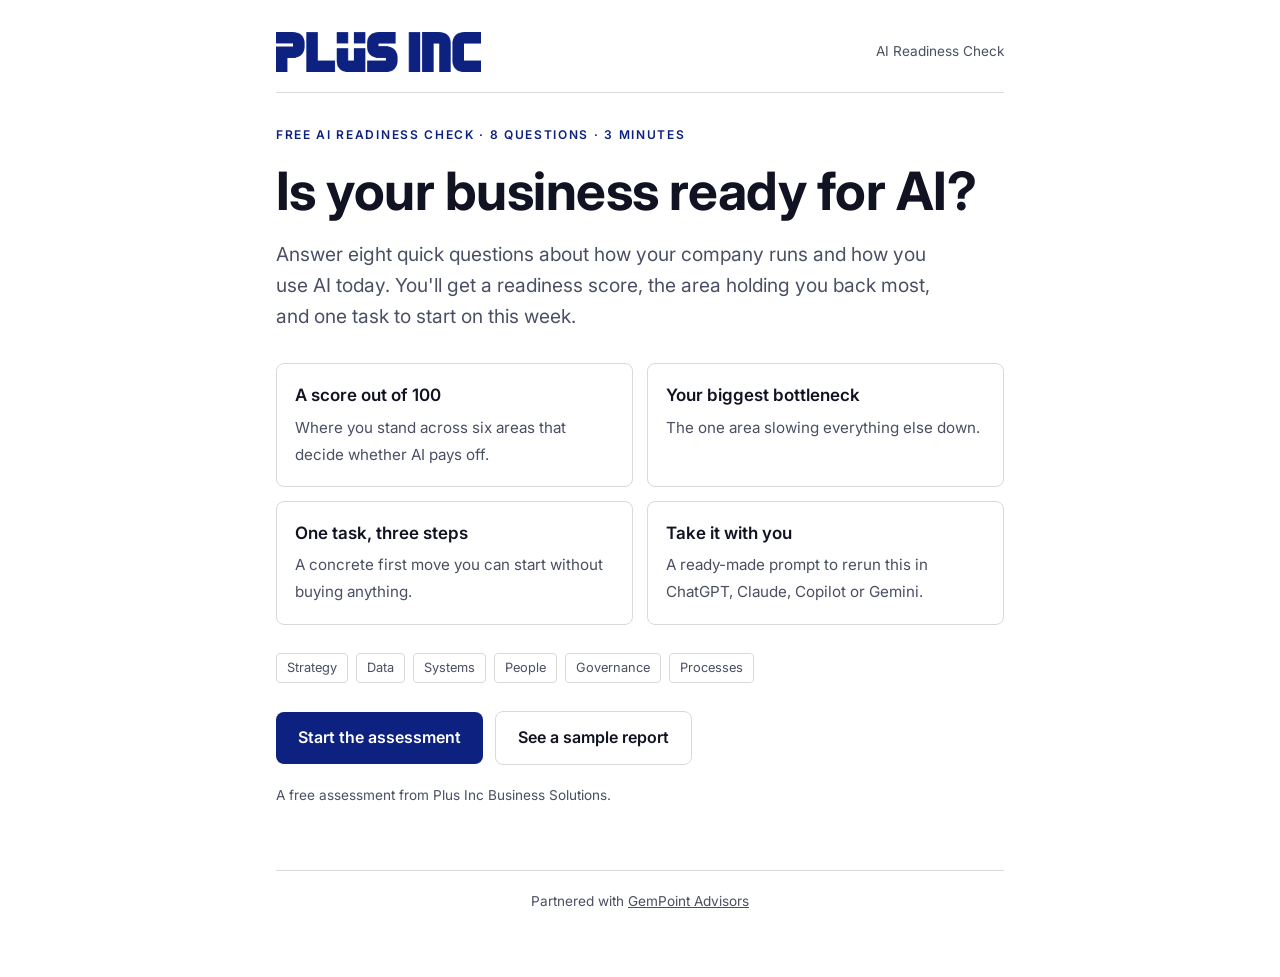
<file: plus/index.html>
<!doctype html>
<html lang="en">
<head>
<meta charset="utf-8">
<meta name="viewport" content="width=device-width, initial-scale=1">
<title>AI Readiness Check | Plus Inc</title>
<meta name="robots" content="noindex">
<meta name="description" content="Free 3-minute AI readiness assessment: eight questions, a score out of 100, your biggest bottleneck and the first task to fix it.">
<link rel="canonical" href="https://gempointadvisors.com/plus/">
<meta property="og:type" content="website">
<meta property="og:title" content="AI Readiness Check | Plus Inc">
<meta property="og:description" content="Free 3-minute AI readiness assessment: eight questions, a score out of 100, your biggest bottleneck and the first task to fix it.">
<meta property="og:url" content="https://gempointadvisors.com/plus/">
<meta property="og:image" content="https://gempointadvisors.com/assets/partners/plus-inc/plus-inc-wordmark.png">
<meta name="twitter:card" content="summary_large_image">
<link rel="preconnect" href="https://fonts.googleapis.com">
<link rel="stylesheet" href="https://fonts.googleapis.com/css2?family=Inter:wght@400;500;600;700&family=Source+Serif+4:opsz,wght@8..60,600&display=swap">
<link rel="stylesheet" href="/css/brand/plus-inc.css">
<link rel="stylesheet" href="/css/assessment-base.css">
<link rel="stylesheet" href="/css/ai-readiness.css">
</head>
<body>
<!-- Netlify reads this hidden form at deploy time to register the "plus-inc-ai-readiness" form and its fields. -->
<form name="plus-inc-ai-readiness" data-netlify="true" netlify-honeypot="bot-field" hidden>
  <input name="bot-field"><input name="partner"><input name="partner_code"><input name="name"><input name="email"><input name="phone"><input name="company"><input name="company_size">
  <input name="overall"><input name="tier"><input name="bottleneck">
  <input name="strategy"><input name="data"><input name="systems"><input name="people"><input name="governance"><input name="processes">
  <input name="ai_tools"><input name="ai_uses"><input name="ai_hopes"><input name="timeline">
  <textarea name="ai_hopes_other"></textarea>
  <textarea name="answers"></textarea>
</form>

<div class="wrap" style="padding-bottom:0"><div class="brandbar"><img class="logo lg-light" src="/assets/partners/plus-inc/plus-inc-wordmark.png" alt="Plus Inc" width="2400" height="468"><img class="logo lg-dark" src="/assets/partners/plus-inc/plus-inc-wordmark-white.png" alt="Plus Inc" width="2400" height="468"><span class="fine">AI Readiness Check</span></div></div>
<main class="wrap" id="app" style="padding-top:0" aria-live="polite"></main>
<footer class="wrap partnered"><p class="fine">Partnered with <a href="https://gempointadvisors.com">GemPoint Advisors</a></p></footer>

<script type="module">
import { startAiReadiness } from "/js/ai-readiness/app.js";
import brand from "/js/ai-readiness/brands/plus-inc.js";

startAiReadiness(document.getElementById("app"), brand);
</script>
</body>
</html>
</file>
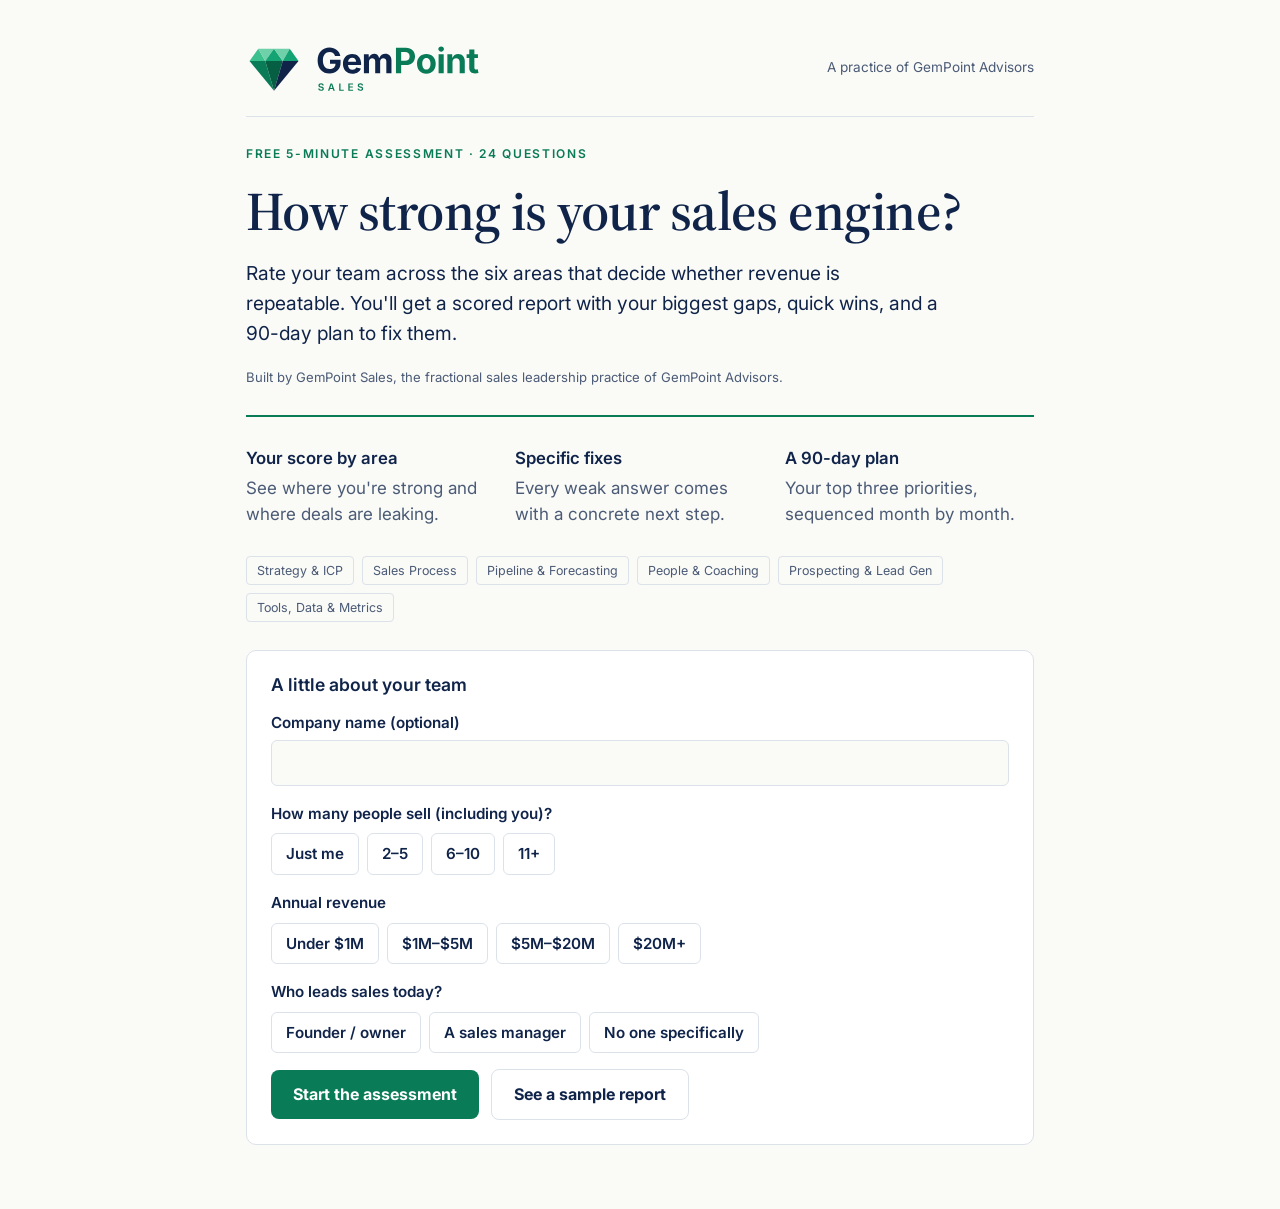
<file: sales-scorecard/index.html>
<!doctype html>
<html lang="en">
<head>
<meta charset="utf-8">
<meta name="viewport" content="width=device-width, initial-scale=1, viewport-fit=cover">
<title>Sales Team Scorecard | GemPoint Sales</title>
<meta name="description" content="Free 5-minute assessment for B2B sales teams. Score your team across six areas and get a 90-day plan to close the gaps.">
<link rel="canonical" href="https://gempointadvisors.com/sales-scorecard/">
<meta property="og:title" content="How strong is your sales engine?">
<meta property="og:description" content="Free 24-question sales team assessment with a scored report and 90-day fix plan.">
<meta property="og:image" content="https://gempointadvisors.com/assets/share-image.png">
<link rel="icon" href="/favicon.svg" type="image/svg+xml">
<link rel="apple-touch-icon" href="/apple-touch-icon.png">
<link rel="preconnect" href="https://fonts.googleapis.com">
<link rel="stylesheet" href="https://fonts.googleapis.com/css2?family=Inter:wght@400;500;600;700&family=Source+Serif+4:opsz,wght@8..60,600&display=swap">
<link rel="stylesheet" href="/css/brand/gempoint.css">
<link rel="stylesheet" href="/css/assessment-base.css">
<link rel="stylesheet" href="/css/sales-scorecard.css">
</head>
<body>
<!-- Netlify reads this hidden form at deploy time to register the "scorecard-leads" form and its fields. -->
<form name="scorecard-leads" data-netlify="true" netlify-honeypot="bot-field" hidden>
  <input name="bot-field"><input name="name"><input name="email"><input name="phone"><input name="company">
  <input name="team_size"><input name="revenue"><input name="sales_lead">
  <input name="overall"><input name="tier"><input name="top_priorities">
  <input name="strategy_icp"><input name="sales_process"><input name="pipeline_forecasting">
  <input name="people_coaching"><input name="prospecting"><input name="tools_metrics">
  <textarea name="answers"></textarea>
</form>

<div class="wrap" style="padding-bottom:0"><div class="brandbar"><img class="logo lg-light" src="/assets/logos/gempoint-sales-lockup.svg" alt="GemPoint Sales" width="816" height="192"><img class="logo lg-dark" src="/assets/logos/gempoint-sales-lockup-reversed.svg" alt="GemPoint Sales" width="816" height="192"><span class="fine">A practice of GemPoint Advisors</span></div></div>
<main class="wrap" id="app" style="padding-top:0" aria-live="polite"></main>

<script type="module">
import { startScorecard } from "/js/sales-scorecard/app.js";
import settings from "/js/sales-scorecard/settings.js";

startScorecard(document.getElementById("app"), settings);
</script>
</body>
</html>
</file>
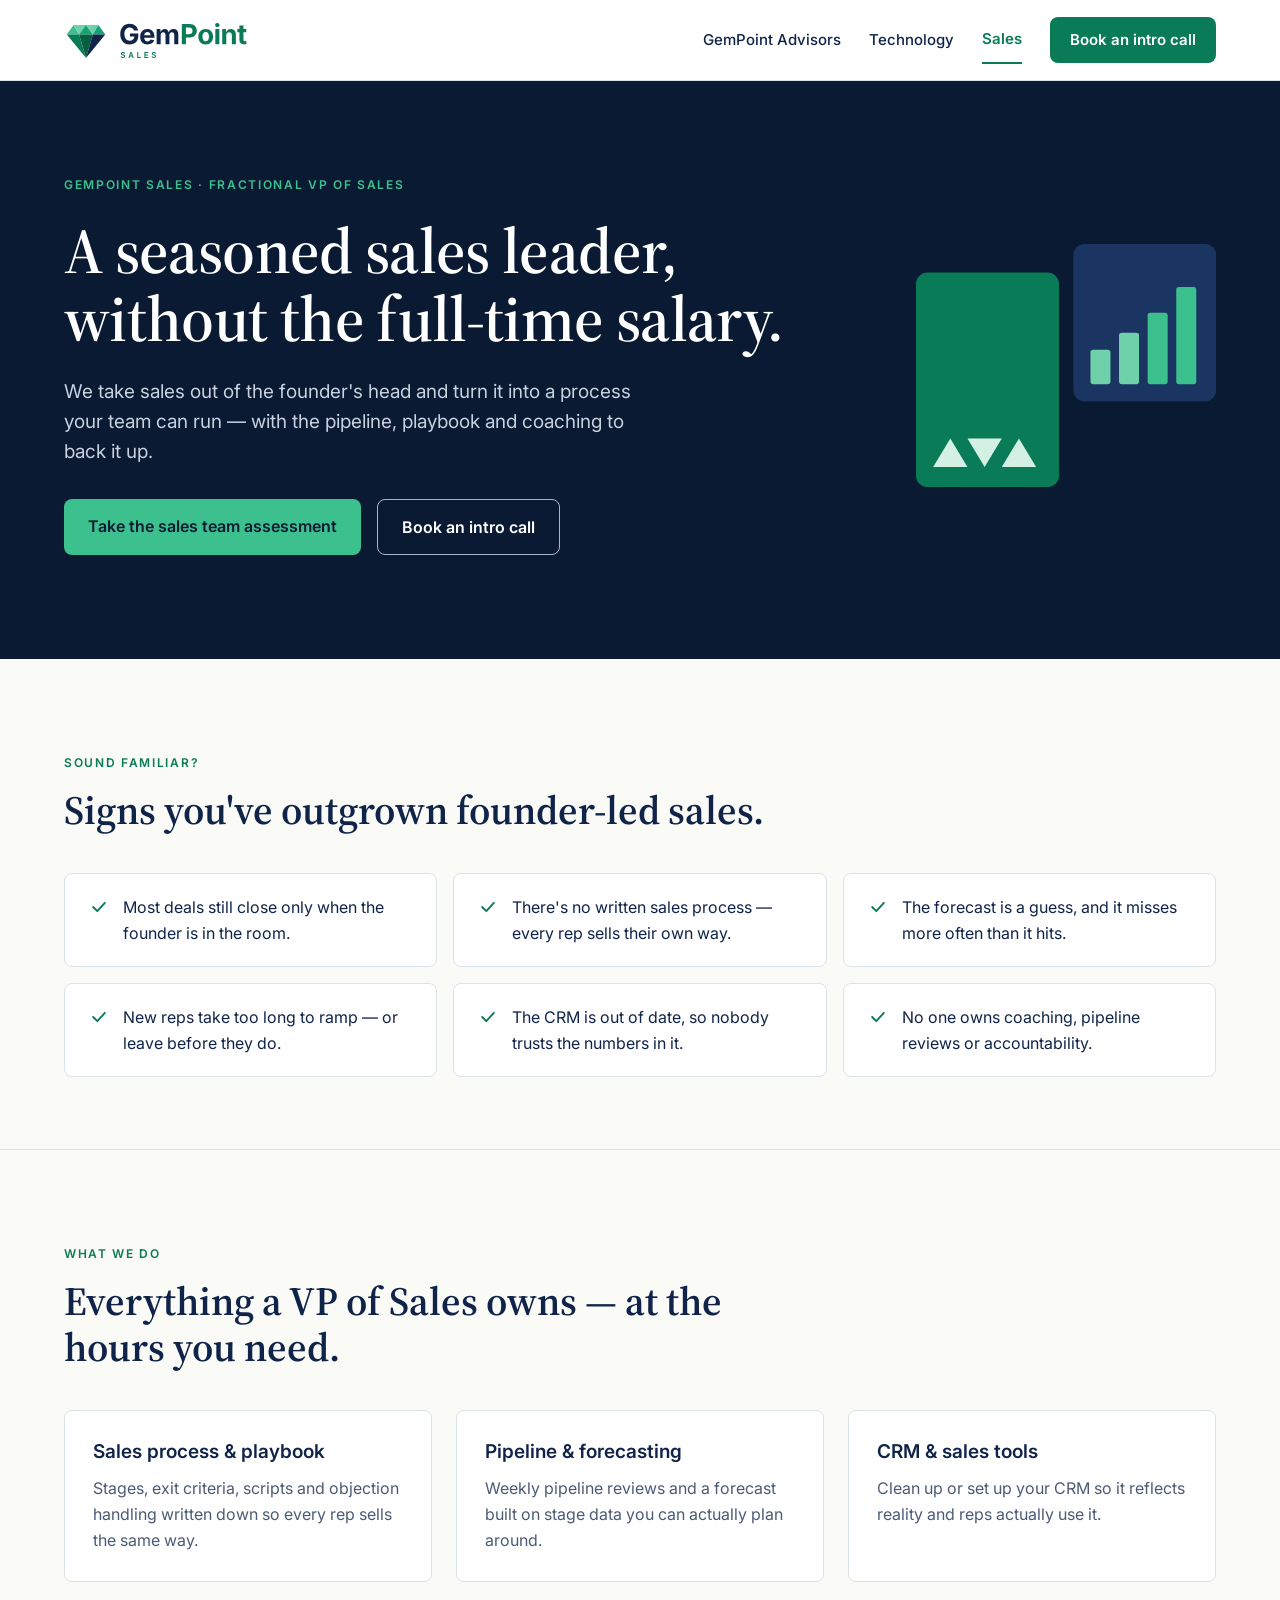
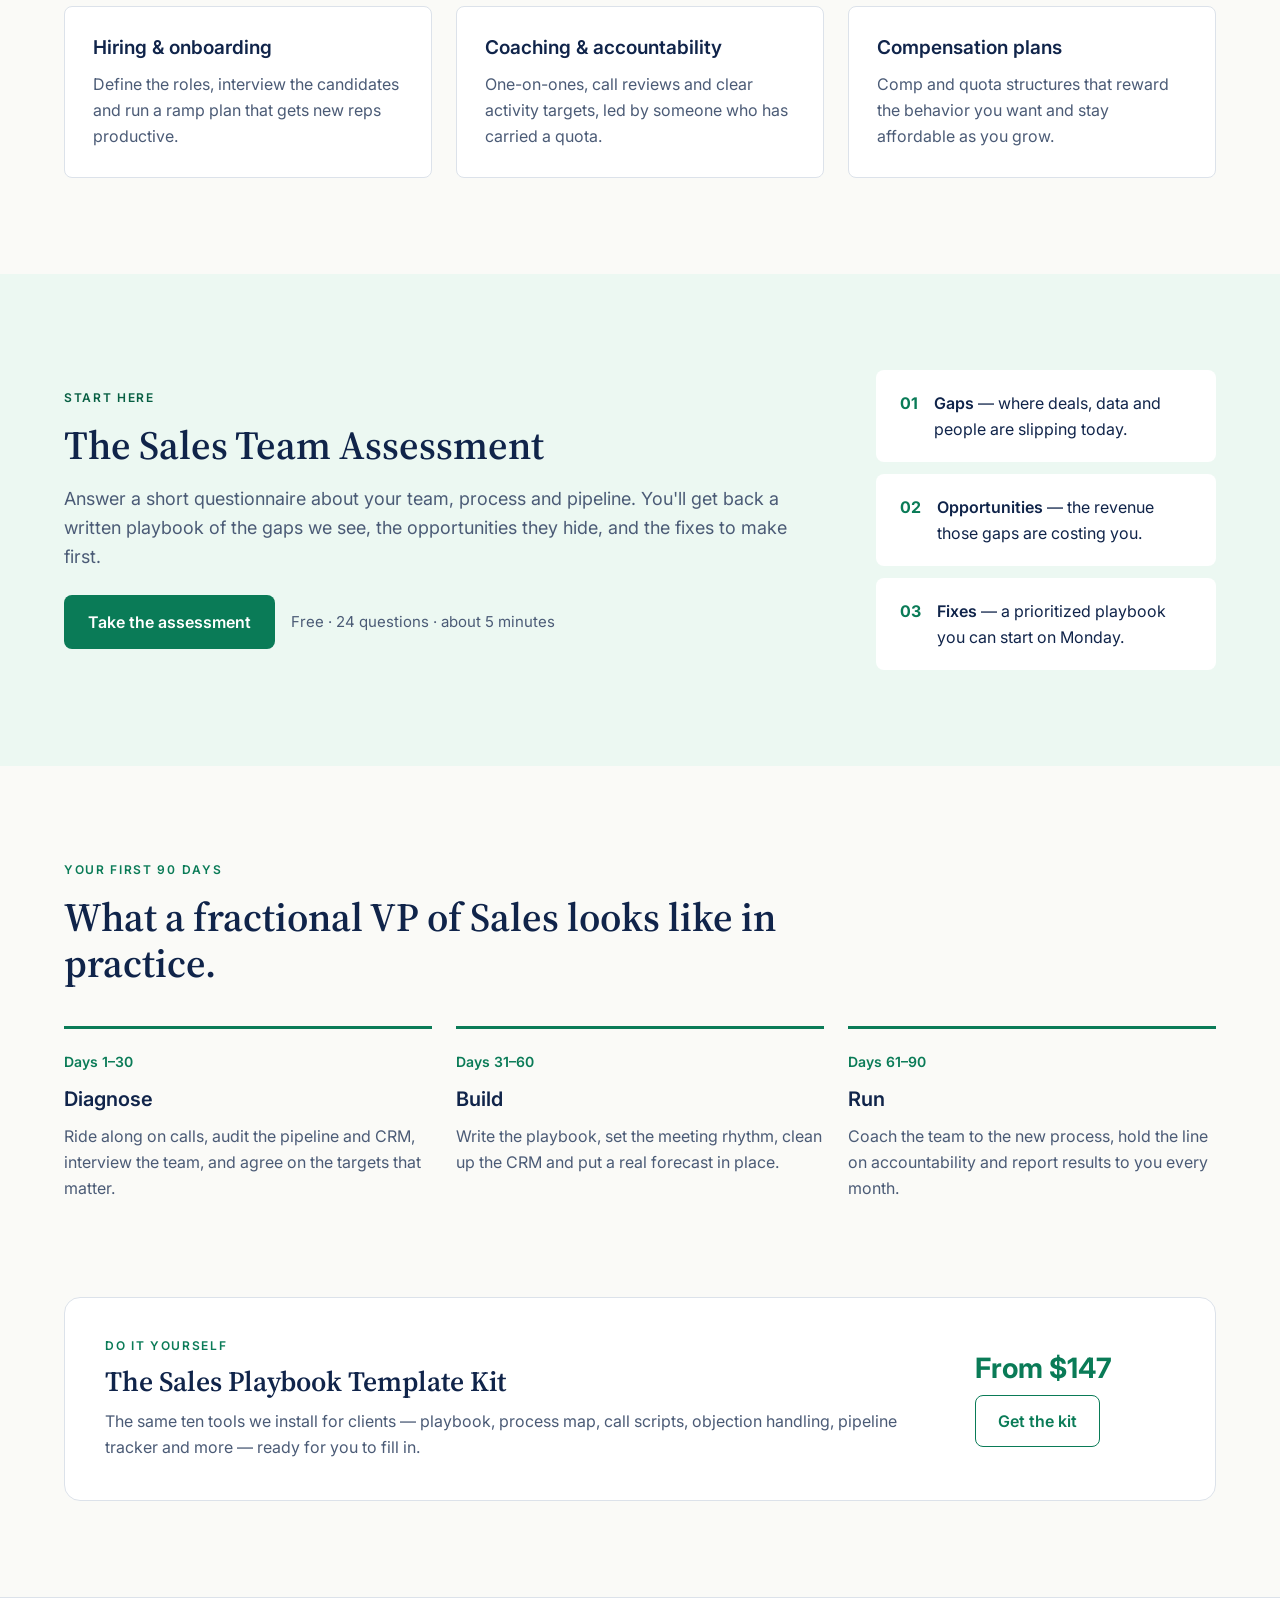
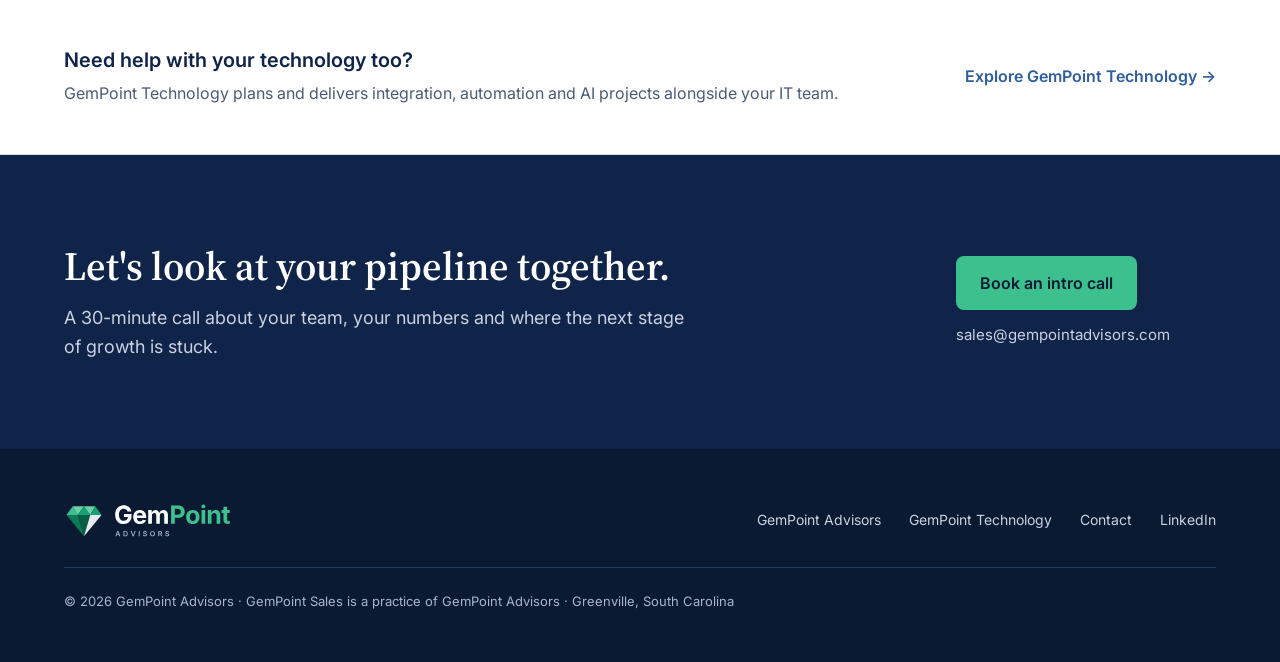
<file: sales/index.html>
<!doctype html>
<html lang="en">
<head>
<meta charset="utf-8">
<meta name="viewport" content="width=device-width, initial-scale=1">
<title>GemPoint Sales | Fractional VP of Sales</title>
<meta name="description" content="A seasoned, fractional VP of Sales for B2B companies: sales process, pipeline, coaching and hiring for the hours you need.">
<link rel="canonical" href="https://gempointadvisors.com/sales/">
<meta property="og:type" content="website">
<meta property="og:title" content="GemPoint Sales | Fractional VP of Sales">
<meta property="og:description" content="A seasoned, fractional VP of Sales for B2B companies: sales process, pipeline, coaching and hiring for the hours you need.">
<meta property="og:url" content="https://gempointadvisors.com/sales/">
<meta property="og:image" content="https://gempointadvisors.com/assets/share-image.png">
<meta name="twitter:card" content="summary_large_image">
<link rel="icon" href="/favicon.svg" type="image/svg+xml">
<link rel="apple-touch-icon" href="/apple-touch-icon.png">
<link rel="stylesheet" href="https://fonts.googleapis.com/css2?family=Inter:wght@400;500;600;700&amp;family=Source+Serif+4:opsz,wght@8..60,600&amp;display=swap">
<link rel="stylesheet" href="/css/site.css">
</head>
<body>
<div style="font-family: Inter, system-ui, sans-serif; color: #10244A; background: #FAFAF7; font-size: 16px; line-height: 26px;">

<header style="background: #FFFFFF; border-bottom: 1px solid #DCE2EA;">
<nav aria-label="Main" style="max-width: 1200px; margin: 0 auto; padding: 16px 24px; display: flex; flex-wrap: wrap; align-items: center; justify-content: space-between; gap: 16px;">
<a href="/" aria-label="GemPoint Advisors home" style="display: flex; align-items: center;"><img src="/assets/logos/gempoint-sales-lockup.svg" alt="GemPoint Sales" style="height: 44px; width: auto; display: block;"></a>
<div style="display: flex; flex-wrap: wrap; align-items: center; gap: 8px 28px; font-size: 15px; font-weight: 500;">
<a href="/" style="color: #10244A; text-decoration: none; padding: 10px 0;">GemPoint Advisors</a>
<a href="/technology/" style="color: #10244A; text-decoration: none; padding: 10px 0;">Technology</a>
<a href="/sales/" aria-current="page" style="color: #0A7B57; text-decoration: none; padding: 10px 0; font-weight: 600; border-bottom: 2px solid #0A7B57;">Sales</a>
<a href="#contact" style="background: #0A7B57; color: #FFFFFF; text-decoration: none; padding: 10px 20px; border-radius: 8px; font-weight: 600;">Book an intro call</a>
</div>
</nav>
</header>

<section style="background: #0B1A33; color: #FFFFFF;">
<div style="max-width: 1200px; margin: 0 auto; padding: 96px 24px 104px; display: flex; flex-wrap: wrap; align-items: center; gap: 48px;">
<div style="flex: 999 1 520px; min-width: 0; display: flex; flex-direction: column; gap: 24px;">
<p style="margin: 0; font-size: 12px; line-height: 16px; font-weight: 600; letter-spacing: 0.14em; text-transform: uppercase; color: #3CC08E;">GemPoint Sales · Fractional VP of Sales</p>
<h1 style="margin: 0; font-family: 'Source Serif 4', Georgia, serif; font-weight: 600; font-size: clamp(40px, 5.6vw, 64px); line-height: 1.06; letter-spacing: -0.01em; color: #FFFFFF;">A seasoned sales leader, without the full-time salary.</h1>
<p style="margin: 0; max-width: 600px; font-size: 19px; line-height: 30px; color: #C9D2E1;">We take sales out of the founder's head and turn it into a process your team can run — with the pipeline, playbook and coaching to back it up.</p>
<div style="display: flex; flex-wrap: wrap; gap: 16px; padding-top: 8px;">
<a href="/sales-scorecard/" style="background: #3CC08E; color: #0B1A33; text-decoration: none; padding: 14px 24px; border-radius: 8px; font-weight: 600;">Take the sales team assessment</a>
<a href="#contact" style="color: #FFFFFF; text-decoration: none; padding: 14px 24px; border-radius: 8px; border: 1px solid #A8B5CB; font-weight: 600;">Book an intro call</a>
</div>
</div>
<div style="flex: 1 1 300px; max-width: 420px; min-width: 0;">
<svg viewBox="0 0 420 340" aria-hidden="true" style="width: 100%; height: auto; display: block;">
<rect x="0" y="40" width="200" height="300" rx="16" fill="#0A7B57"></rect>
<rect x="220" y="0" width="200" height="220" rx="16" fill="#1B3562"></rect>
<rect x="244" y="148" width="28" height="48" rx="4" fill="#6FD1A9"></rect>
<rect x="284" y="124" width="28" height="72" rx="4" fill="#6FD1A9"></rect>
<rect x="324" y="96" width="28" height="100" rx="4" fill="#3CC08E"></rect>
<rect x="364" y="60" width="28" height="136" rx="4" fill="#3CC08E"></rect>
<polygon points="24,312 48,272 72,312" fill="#D3F0E3"></polygon>
<polygon points="72,272 120,272 96,312" fill="#D3F0E3"></polygon>
<polygon points="120,312 144,272 168,312" fill="#D3F0E3"></polygon>
</svg>
</div>
</div>
</section>

<section aria-labelledby="signs-h" style="max-width: 1200px; margin: 0 auto; padding: 96px 24px 72px; display: flex; flex-direction: column; gap: 40px;">
<div style="max-width: 760px; display: flex; flex-direction: column; gap: 16px;">
<p style="margin: 0; font-size: 12px; line-height: 16px; font-weight: 600; letter-spacing: 0.14em; text-transform: uppercase; color: #0A7B57;">Sound familiar?</p>
<h2 id="signs-h" style="margin: 0; font-family: 'Source Serif 4', Georgia, serif; font-weight: 600; font-size: clamp(30px, 4vw, 40px); line-height: 1.15;">Signs you've outgrown founder-led sales.</h2>
</div>
<ul style="margin: 0; padding: 0; list-style: none; display: grid; grid-template-columns: repeat(auto-fit, minmax(320px, 1fr)); gap: 16px;">
<li style="display: flex; gap: 14px; align-items: flex-start; background: #FFFFFF; border: 1px solid #DCE2EA; border-radius: 8px; padding: 20px 24px;"><svg width="20" height="20" viewBox="0 0 24 24" aria-hidden="true" style="flex: 0 0 20px; margin-top: 3px;"><path d="M5 12l5 5L19 7" fill="none" stroke="#0A7B57" stroke-width="2.25" stroke-linecap="round" stroke-linejoin="round"></path></svg><span>Most deals still close only when the founder is in the room.</span></li>
<li style="display: flex; gap: 14px; align-items: flex-start; background: #FFFFFF; border: 1px solid #DCE2EA; border-radius: 8px; padding: 20px 24px;"><svg width="20" height="20" viewBox="0 0 24 24" aria-hidden="true" style="flex: 0 0 20px; margin-top: 3px;"><path d="M5 12l5 5L19 7" fill="none" stroke="#0A7B57" stroke-width="2.25" stroke-linecap="round" stroke-linejoin="round"></path></svg><span>There's no written sales process — every rep sells their own way.</span></li>
<li style="display: flex; gap: 14px; align-items: flex-start; background: #FFFFFF; border: 1px solid #DCE2EA; border-radius: 8px; padding: 20px 24px;"><svg width="20" height="20" viewBox="0 0 24 24" aria-hidden="true" style="flex: 0 0 20px; margin-top: 3px;"><path d="M5 12l5 5L19 7" fill="none" stroke="#0A7B57" stroke-width="2.25" stroke-linecap="round" stroke-linejoin="round"></path></svg><span>The forecast is a guess, and it misses more often than it hits.</span></li>
<li style="display: flex; gap: 14px; align-items: flex-start; background: #FFFFFF; border: 1px solid #DCE2EA; border-radius: 8px; padding: 20px 24px;"><svg width="20" height="20" viewBox="0 0 24 24" aria-hidden="true" style="flex: 0 0 20px; margin-top: 3px;"><path d="M5 12l5 5L19 7" fill="none" stroke="#0A7B57" stroke-width="2.25" stroke-linecap="round" stroke-linejoin="round"></path></svg><span>New reps take too long to ramp — or leave before they do.</span></li>
<li style="display: flex; gap: 14px; align-items: flex-start; background: #FFFFFF; border: 1px solid #DCE2EA; border-radius: 8px; padding: 20px 24px;"><svg width="20" height="20" viewBox="0 0 24 24" aria-hidden="true" style="flex: 0 0 20px; margin-top: 3px;"><path d="M5 12l5 5L19 7" fill="none" stroke="#0A7B57" stroke-width="2.25" stroke-linecap="round" stroke-linejoin="round"></path></svg><span>The CRM is out of date, so nobody trusts the numbers in it.</span></li>
<li style="display: flex; gap: 14px; align-items: flex-start; background: #FFFFFF; border: 1px solid #DCE2EA; border-radius: 8px; padding: 20px 24px;"><svg width="20" height="20" viewBox="0 0 24 24" aria-hidden="true" style="flex: 0 0 20px; margin-top: 3px;"><path d="M5 12l5 5L19 7" fill="none" stroke="#0A7B57" stroke-width="2.25" stroke-linecap="round" stroke-linejoin="round"></path></svg><span>No one owns coaching, pipeline reviews or accountability.</span></li>
</ul>
</section>

<section aria-labelledby="do-h" style="border-top: 1px solid #DCE2EA;">
<div style="max-width: 1200px; margin: 0 auto; padding: 96px 24px; display: flex; flex-direction: column; gap: 40px;">
<div style="max-width: 760px; display: flex; flex-direction: column; gap: 16px;">
<p style="margin: 0; font-size: 12px; line-height: 16px; font-weight: 600; letter-spacing: 0.14em; text-transform: uppercase; color: #0A7B57;">What we do</p>
<h2 id="do-h" style="margin: 0; font-family: 'Source Serif 4', Georgia, serif; font-weight: 600; font-size: clamp(30px, 4vw, 40px); line-height: 1.15;">Everything a VP of Sales owns — at the hours you need.</h2>
</div>
<div style="display: grid; grid-template-columns: repeat(auto-fit, minmax(300px, 1fr)); gap: 24px;">
<div style="background: #FFFFFF; border: 1px solid #DCE2EA; border-radius: 8px; padding: 28px; display: flex; flex-direction: column; gap: 10px;"><h3 style="margin: 0; font-size: 19px; line-height: 26px; font-weight: 600;">Sales process &amp; playbook</h3><p style="margin: 0; color: #4B5B76;">Stages, exit criteria, scripts and objection handling written down so every rep sells the same way.</p></div>
<div style="background: #FFFFFF; border: 1px solid #DCE2EA; border-radius: 8px; padding: 28px; display: flex; flex-direction: column; gap: 10px;"><h3 style="margin: 0; font-size: 19px; line-height: 26px; font-weight: 600;">Pipeline &amp; forecasting</h3><p style="margin: 0; color: #4B5B76;">Weekly pipeline reviews and a forecast built on stage data you can actually plan around.</p></div>
<div style="background: #FFFFFF; border: 1px solid #DCE2EA; border-radius: 8px; padding: 28px; display: flex; flex-direction: column; gap: 10px;"><h3 style="margin: 0; font-size: 19px; line-height: 26px; font-weight: 600;">CRM &amp; sales tools</h3><p style="margin: 0; color: #4B5B76;">Clean up or set up your CRM so it reflects reality and reps actually use it.</p></div>
<div style="background: #FFFFFF; border: 1px solid #DCE2EA; border-radius: 8px; padding: 28px; display: flex; flex-direction: column; gap: 10px;"><h3 style="margin: 0; font-size: 19px; line-height: 26px; font-weight: 600;">Hiring &amp; onboarding</h3><p style="margin: 0; color: #4B5B76;">Define the roles, interview the candidates and run a ramp plan that gets new reps productive.</p></div>
<div style="background: #FFFFFF; border: 1px solid #DCE2EA; border-radius: 8px; padding: 28px; display: flex; flex-direction: column; gap: 10px;"><h3 style="margin: 0; font-size: 19px; line-height: 26px; font-weight: 600;">Coaching &amp; accountability</h3><p style="margin: 0; color: #4B5B76;">One-on-ones, call reviews and clear activity targets, led by someone who has carried a quota.</p></div>
<div style="background: #FFFFFF; border: 1px solid #DCE2EA; border-radius: 8px; padding: 28px; display: flex; flex-direction: column; gap: 10px;"><h3 style="margin: 0; font-size: 19px; line-height: 26px; font-weight: 600;">Compensation plans</h3><p style="margin: 0; color: #4B5B76;">Comp and quota structures that reward the behavior you want and stay affordable as you grow.</p></div>
</div>
</div>
</section>

<section id="assessment" aria-labelledby="assess-h" style="background: #ECF8F2;">
<div style="max-width: 1200px; margin: 0 auto; padding: 96px 24px; display: flex; flex-wrap: wrap; align-items: center; gap: 48px;">
<div style="flex: 999 1 480px; min-width: 0; display: flex; flex-direction: column; gap: 16px;">
<p style="margin: 0; font-size: 12px; line-height: 16px; font-weight: 600; letter-spacing: 0.14em; text-transform: uppercase; color: #075F43;">Start here</p>
<h2 id="assess-h" style="margin: 0; font-family: 'Source Serif 4', Georgia, serif; font-weight: 600; font-size: clamp(30px, 4vw, 40px); line-height: 1.15;">The Sales Team Assessment</h2>
<p style="margin: 0; font-size: 18px; line-height: 29px; color: #4B5B76;">Answer a short questionnaire about your team, process and pipeline. You'll get back a written playbook of the gaps we see, the opportunities they hide, and the fixes to make first.</p>
<div style="display: flex; flex-wrap: wrap; gap: 16px; padding-top: 8px;">
<a href="/sales-scorecard/" style="background: #0A7B57; color: #FFFFFF; text-decoration: none; padding: 14px 24px; border-radius: 8px; font-weight: 600;">Take the assessment</a>
<p style="margin: 0; padding: 14px 0; font-size: 15px; color: #4B5B76;">Free · 24 questions · about 5 minutes</p>
</div>
</div>
<ol style="flex: 1 1 340px; margin: 0; padding: 0; list-style: none; display: flex; flex-direction: column; gap: 12px;">
<li style="background: #FFFFFF; border-radius: 8px; padding: 20px 24px; display: flex; gap: 16px; align-items: baseline;"><span style="font-weight: 700; color: #0A7B57;">01</span><span><strong style="font-weight: 600;">Gaps</strong> — where deals, data and people are slipping today.</span></li>
<li style="background: #FFFFFF; border-radius: 8px; padding: 20px 24px; display: flex; gap: 16px; align-items: baseline;"><span style="font-weight: 700; color: #0A7B57;">02</span><span><strong style="font-weight: 600;">Opportunities</strong> — the revenue those gaps are costing you.</span></li>
<li style="background: #FFFFFF; border-radius: 8px; padding: 20px 24px; display: flex; gap: 16px; align-items: baseline;"><span style="font-weight: 700; color: #0A7B57;">03</span><span><strong style="font-weight: 600;">Fixes</strong> — a prioritized playbook you can start on Monday.</span></li>
</ol>
</div>
</section>

<section aria-labelledby="ninety-h" style="max-width: 1200px; margin: 0 auto; padding: 96px 24px; display: flex; flex-direction: column; gap: 40px;">
<div style="max-width: 760px; display: flex; flex-direction: column; gap: 16px;">
<p style="margin: 0; font-size: 12px; line-height: 16px; font-weight: 600; letter-spacing: 0.14em; text-transform: uppercase; color: #0A7B57;">Your first 90 days</p>
<h2 id="ninety-h" style="margin: 0; font-family: 'Source Serif 4', Georgia, serif; font-weight: 600; font-size: clamp(30px, 4vw, 40px); line-height: 1.15;">What a fractional VP of Sales looks like in practice.</h2>
</div>
<div style="display: grid; grid-template-columns: repeat(auto-fit, minmax(280px, 1fr)); gap: 24px;">
<div style="border-top: 3px solid #0A7B57; padding-top: 20px; display: flex; flex-direction: column; gap: 10px;"><p style="margin: 0; font-size: 14px; font-weight: 600; color: #0A7B57;">Days 1–30</p><h3 style="margin: 0; font-size: 20px; line-height: 28px; font-weight: 600;">Diagnose</h3><p style="margin: 0; color: #4B5B76;">Ride along on calls, audit the pipeline and CRM, interview the team, and agree on the targets that matter.</p></div>
<div style="border-top: 3px solid #0A7B57; padding-top: 20px; display: flex; flex-direction: column; gap: 10px;"><p style="margin: 0; font-size: 14px; font-weight: 600; color: #0A7B57;">Days 31–60</p><h3 style="margin: 0; font-size: 20px; line-height: 28px; font-weight: 600;">Build</h3><p style="margin: 0; color: #4B5B76;">Write the playbook, set the meeting rhythm, clean up the CRM and put a real forecast in place.</p></div>
<div style="border-top: 3px solid #0A7B57; padding-top: 20px; display: flex; flex-direction: column; gap: 10px;"><p style="margin: 0; font-size: 14px; font-weight: 600; color: #0A7B57;">Days 61–90</p><h3 style="margin: 0; font-size: 20px; line-height: 28px; font-weight: 600;">Run</h3><p style="margin: 0; color: #4B5B76;">Coach the team to the new process, hold the line on accountability and report results to you every month.</p></div>
</div>
</section>

<section aria-labelledby="kit-h" style="max-width: 1200px; margin: 0 auto; padding: 0 24px 96px;">
<div style="background: #FFFFFF; border: 1px solid #DCE2EA; border-radius: 16px; padding: 40px; display: flex; flex-wrap: wrap; align-items: center; justify-content: space-between; gap: 24px;">
<div style="flex: 999 1 460px; min-width: 0; display: flex; flex-direction: column; gap: 10px;">
<p style="margin: 0; font-size: 12px; line-height: 16px; font-weight: 600; letter-spacing: 0.14em; text-transform: uppercase; color: #0A7B57;">Do it yourself</p>
<h2 id="kit-h" style="margin: 0; font-family: 'Source Serif 4', Georgia, serif; font-weight: 600; font-size: 28px; line-height: 34px;">The Sales Playbook Template Kit</h2>
<p style="margin: 0; color: #4B5B76;">The same ten tools we install for clients — playbook, process map, call scripts, objection handling, pipeline tracker and more — ready for you to fill in.</p>
</div>
<div style="flex: 1 1 200px; display: flex; flex-direction: column; gap: 10px; align-items: flex-start;">
<p style="margin: 0; font-size: 28px; line-height: 34px; font-weight: 700; color: #0A7B57;">From $147</p>
<a href="/playbook-kit/" style="color: #0A7B57; border: 1px solid #0A7B57; text-decoration: none; padding: 12px 22px; border-radius: 8px; font-weight: 600;">Get the kit</a>
</div>
</div>
</section>

<section aria-labelledby="cross-h" style="background: #FFFFFF; border-top: 1px solid #DCE2EA; border-bottom: 1px solid #DCE2EA;">
<div style="max-width: 1200px; margin: 0 auto; padding: 48px 24px; display: flex; flex-wrap: wrap; align-items: center; justify-content: space-between; gap: 20px;">
<div style="display: flex; flex-direction: column; gap: 6px;">
<h2 id="cross-h" style="margin: 0; font-size: 20px; line-height: 28px; font-weight: 600;">Need help with your technology too?</h2>
<p style="margin: 0; color: #4B5B76;">GemPoint Technology plans and delivers integration, automation and AI projects alongside your IT team.</p>
</div>
<a href="/technology/" style="color: #2F5E9E; font-weight: 600; text-decoration: none; padding: 10px 0;">Explore GemPoint Technology →</a>
</div>
</section>

<section id="contact" aria-labelledby="contact-h" style="background: #10244A; color: #FFFFFF;">
<div style="max-width: 1200px; margin: 0 auto; padding: 88px 24px; display: flex; flex-wrap: wrap; align-items: center; justify-content: space-between; gap: 32px;">
<div style="flex: 999 1 520px; min-width: 0; display: flex; flex-direction: column; gap: 14px;">
<h2 id="contact-h" style="margin: 0; font-family: 'Source Serif 4', Georgia, serif; font-weight: 600; font-size: clamp(30px, 4vw, 40px); line-height: 1.15; color: #FFFFFF;">Let's look at your pipeline together.</h2>
<p style="margin: 0; max-width: 620px; font-size: 18px; line-height: 29px; color: #C9D2E1;">A 30-minute call about your team, your numbers and where the next stage of growth is stuck.</p>
</div>
<div style="flex: 1 1 260px; display: flex; flex-direction: column; gap: 12px; align-items: flex-start;">
<a href="mailto:sales@gempointadvisors.com" style="background: #3CC08E; color: #0B1A33; text-decoration: none; padding: 14px 24px; border-radius: 8px; font-weight: 600;">Book an intro call</a>
<p style="margin: 0; font-size: 15px; color: #C9D2E1; user-select: all;">sales@gempointadvisors.com</p>
</div>
</div>
</section>

<footer style="background: #0B1A33; color: #A8B5CB;">
<div style="max-width: 1200px; margin: 0 auto; padding: 48px 24px; display: flex; flex-wrap: wrap; align-items: center; justify-content: space-between; gap: 24px;">
<img src="/assets/logos/gempoint-lockup-reversed.svg" alt="GemPoint Advisors" style="height: 40px; width: auto; display: block;">
<div style="display: flex; flex-wrap: wrap; gap: 8px 28px; font-size: 14px;">
<a href="/" style="color: #C9D2E1; text-decoration: none; padding: 10px 0;">GemPoint Advisors</a>
<a href="/technology/" style="color: #C9D2E1; text-decoration: none; padding: 10px 0;">GemPoint Technology</a>
<a href="#contact" style="color: #C9D2E1; text-decoration: none; padding: 10px 0;">Contact</a>
<a href="https://www.linkedin.com/company/gempoint-advisors/" target="_blank" rel="noopener" style="color: #C9D2E1; text-decoration: none; padding: 10px 0;">LinkedIn</a>
</div>
<p style="margin: 0; font-size: 13px; width: 100%; border-top: 1px solid #263B63; padding-top: 20px;">© 2026 GemPoint Advisors · GemPoint Sales is a practice of GemPoint Advisors · Greenville, South Carolina</p>
</div>
</footer>

</div>
</body>
</html>
</file>
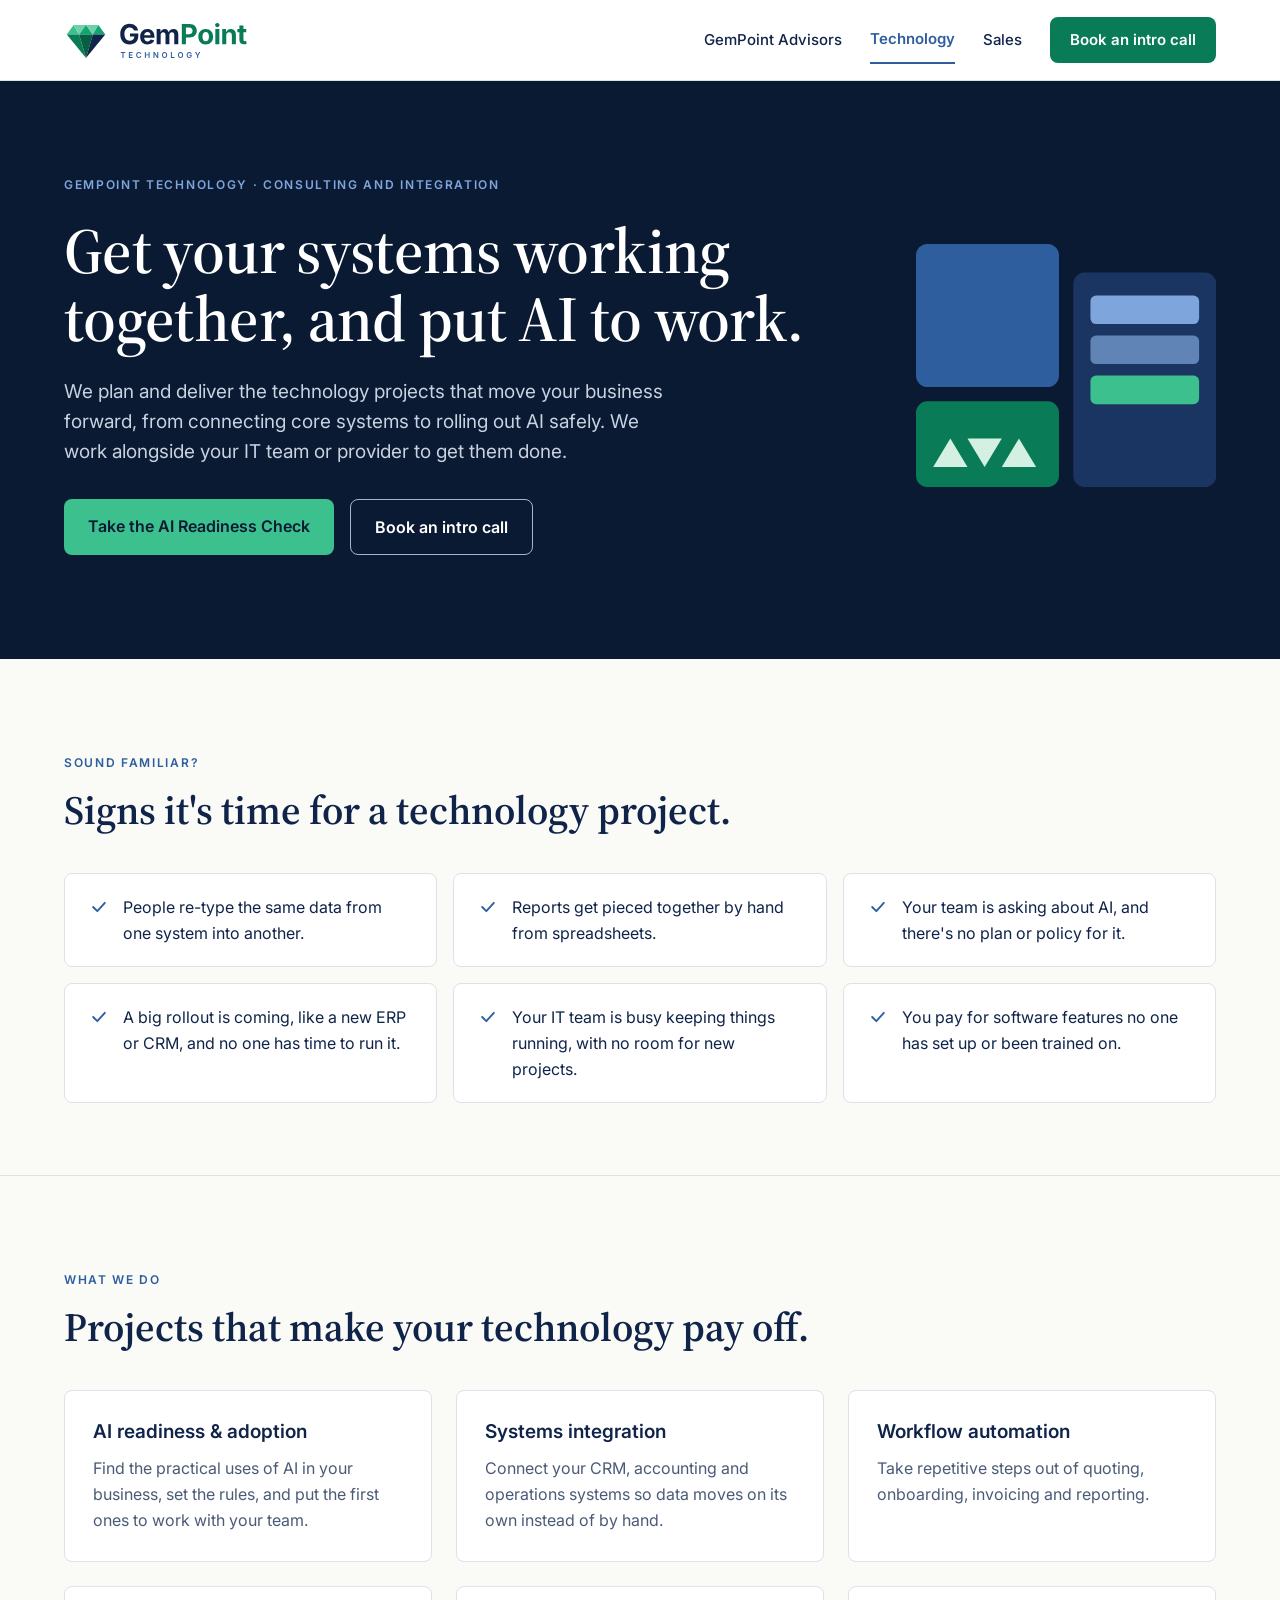
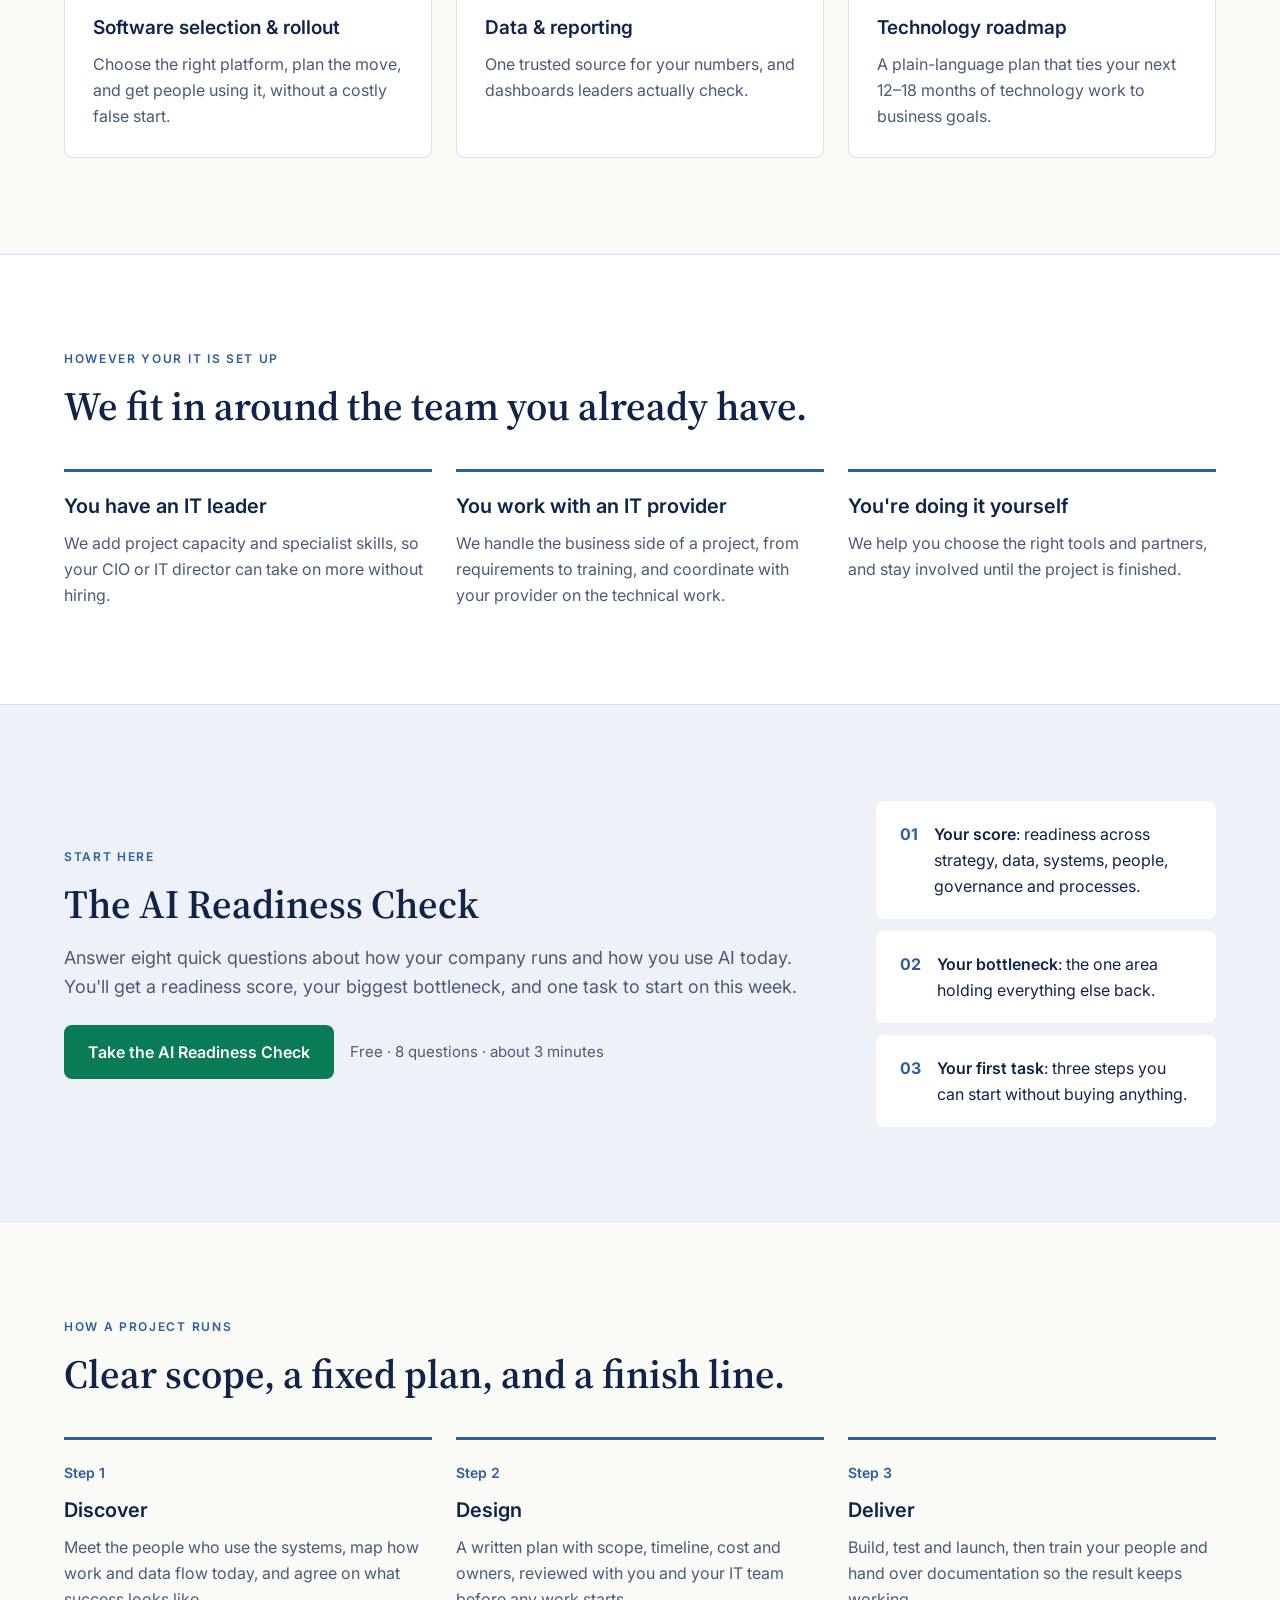
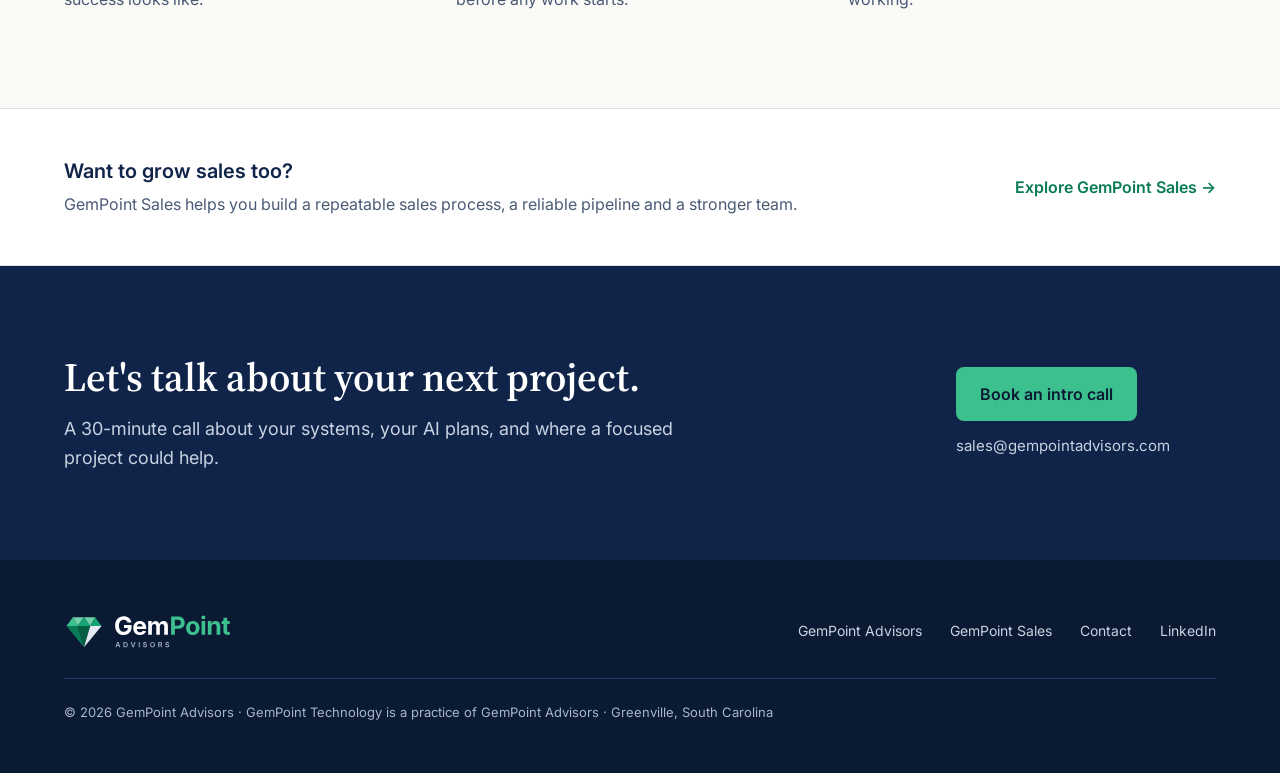
<file: technology/index.html>
<!doctype html>
<html lang="en">
<head>
<meta charset="utf-8">
<meta name="viewport" content="width=device-width, initial-scale=1">
<title>GemPoint Technology | Technology consulting and integration</title>
<meta name="description" content="Systems integration, automation and AI adoption projects, planned and delivered alongside your IT team or provider.">
<link rel="canonical" href="https://gempointadvisors.com/technology/">
<meta property="og:type" content="website">
<meta property="og:title" content="GemPoint Technology | Technology consulting and integration">
<meta property="og:description" content="Systems integration, automation and AI adoption projects, planned and delivered alongside your IT team or provider.">
<meta property="og:url" content="https://gempointadvisors.com/technology/">
<meta property="og:image" content="https://gempointadvisors.com/assets/share-image.png">
<meta name="twitter:card" content="summary_large_image">
<link rel="icon" href="/favicon.svg" type="image/svg+xml">
<link rel="apple-touch-icon" href="/apple-touch-icon.png">
<link rel="stylesheet" href="https://fonts.googleapis.com/css2?family=Inter:wght@400;500;600;700&amp;family=Source+Serif+4:opsz,wght@8..60,600&amp;display=swap">
<link rel="stylesheet" href="/css/site.css">
</head>
<body>
<div style="font-family: Inter, system-ui, sans-serif; color: #10244A; background: #FAFAF7; font-size: 16px; line-height: 26px;">

<header style="background: #FFFFFF; border-bottom: 1px solid #DCE2EA;">
<nav aria-label="Main" style="max-width: 1200px; margin: 0 auto; padding: 16px 24px; display: flex; flex-wrap: wrap; align-items: center; justify-content: space-between; gap: 16px;">
<a href="/" aria-label="GemPoint Advisors home" style="display: flex; align-items: center;"><img src="/assets/logos/gempoint-technology-lockup.svg" alt="GemPoint Technology" style="height: 44px; width: auto; display: block;"></a>
<div style="display: flex; flex-wrap: wrap; align-items: center; gap: 8px 28px; font-size: 15px; font-weight: 500;">
<a href="/" style="color: #10244A; text-decoration: none; padding: 10px 0;">GemPoint Advisors</a>
<a href="/technology/" aria-current="page" style="color: #2F5E9E; text-decoration: none; padding: 10px 0; font-weight: 600; border-bottom: 2px solid #2F5E9E;">Technology</a>
<a href="/sales/" style="color: #10244A; text-decoration: none; padding: 10px 0;">Sales</a>
<a href="#contact" style="background: #0A7B57; color: #FFFFFF; text-decoration: none; padding: 10px 20px; border-radius: 8px; font-weight: 600;">Book an intro call</a>
</div>
</nav>
</header>

<section style="background: #0B1A33; color: #FFFFFF;">
<div style="max-width: 1200px; margin: 0 auto; padding: 96px 24px 104px; display: flex; flex-wrap: wrap; align-items: center; gap: 48px;">
<div style="flex: 999 1 520px; min-width: 0; display: flex; flex-direction: column; gap: 24px;">
<p style="margin: 0; font-size: 12px; line-height: 16px; font-weight: 600; letter-spacing: 0.14em; text-transform: uppercase; color: #7FA6DC;">GemPoint Technology · Consulting and integration</p>
<h1 style="margin: 0; font-family: 'Source Serif 4', Georgia, serif; font-weight: 600; font-size: clamp(40px, 5.6vw, 64px); line-height: 1.06; letter-spacing: -0.01em; color: #FFFFFF;">Get your systems working together, and put AI to work.</h1>
<p style="margin: 0; max-width: 600px; font-size: 19px; line-height: 30px; color: #C9D2E1;">We plan and deliver the technology projects that move your business forward, from connecting core systems to rolling out AI safely. We work alongside your IT team or provider to get them done.</p>
<div style="display: flex; flex-wrap: wrap; gap: 16px; padding-top: 8px;">
<a href="/ai-readiness/" style="background: #3CC08E; color: #0B1A33; text-decoration: none; padding: 14px 24px; border-radius: 8px; font-weight: 600;">Take the AI Readiness Check</a>
<a href="#contact" style="color: #FFFFFF; text-decoration: none; padding: 14px 24px; border-radius: 8px; border: 1px solid #A8B5CB; font-weight: 600;">Book an intro call</a>
</div>
</div>
<div style="flex: 1 1 300px; max-width: 420px; min-width: 0;">
<svg viewBox="0 0 420 340" aria-hidden="true" style="width: 100%; height: auto; display: block;">
<rect x="0" y="0" width="200" height="200" rx="16" fill="#2F5E9E"></rect>
<rect x="220" y="40" width="200" height="300" rx="16" fill="#1B3562"></rect>
<rect x="0" y="220" width="200" height="120" rx="16" fill="#0A7B57"></rect>
<rect x="244" y="72" width="152" height="40" rx="8" fill="#7FA6DC"></rect>
<rect x="244" y="128" width="152" height="40" rx="8" fill="#7FA6DC" opacity="0.7"></rect>
<rect x="244" y="184" width="152" height="40" rx="8" fill="#3CC08E"></rect>
<polygon points="24,312 48,272 72,312" fill="#D3F0E3"></polygon>
<polygon points="72,272 120,272 96,312" fill="#D3F0E3"></polygon>
<polygon points="120,312 144,272 168,312" fill="#D3F0E3"></polygon>
</svg>
</div>
</div>
</section>

<section aria-labelledby="signs-h" style="max-width: 1200px; margin: 0 auto; padding: 96px 24px 72px; display: flex; flex-direction: column; gap: 40px;">
<div style="max-width: 760px; display: flex; flex-direction: column; gap: 16px;">
<p style="margin: 0; font-size: 12px; line-height: 16px; font-weight: 600; letter-spacing: 0.14em; text-transform: uppercase; color: #2F5E9E;">Sound familiar?</p>
<h2 id="signs-h" style="margin: 0; font-family: 'Source Serif 4', Georgia, serif; font-weight: 600; font-size: clamp(30px, 4vw, 40px); line-height: 1.15;">Signs it's time for a technology project.</h2>
</div>
<ul style="margin: 0; padding: 0; list-style: none; display: grid; grid-template-columns: repeat(auto-fit, minmax(320px, 1fr)); gap: 16px;">
<li style="display: flex; gap: 14px; align-items: flex-start; background: #FFFFFF; border: 1px solid #DCE2EA; border-radius: 8px; padding: 20px 24px;"><svg width="20" height="20" viewBox="0 0 24 24" aria-hidden="true" style="flex: 0 0 20px; margin-top: 3px;"><path d="M5 12l5 5L19 7" fill="none" stroke="#2F5E9E" stroke-width="2.25" stroke-linecap="round" stroke-linejoin="round"></path></svg><span>People re-type the same data from one system into another.</span></li>
<li style="display: flex; gap: 14px; align-items: flex-start; background: #FFFFFF; border: 1px solid #DCE2EA; border-radius: 8px; padding: 20px 24px;"><svg width="20" height="20" viewBox="0 0 24 24" aria-hidden="true" style="flex: 0 0 20px; margin-top: 3px;"><path d="M5 12l5 5L19 7" fill="none" stroke="#2F5E9E" stroke-width="2.25" stroke-linecap="round" stroke-linejoin="round"></path></svg><span>Reports get pieced together by hand from spreadsheets.</span></li>
<li style="display: flex; gap: 14px; align-items: flex-start; background: #FFFFFF; border: 1px solid #DCE2EA; border-radius: 8px; padding: 20px 24px;"><svg width="20" height="20" viewBox="0 0 24 24" aria-hidden="true" style="flex: 0 0 20px; margin-top: 3px;"><path d="M5 12l5 5L19 7" fill="none" stroke="#2F5E9E" stroke-width="2.25" stroke-linecap="round" stroke-linejoin="round"></path></svg><span>Your team is asking about AI, and there's no plan or policy for it.</span></li>
<li style="display: flex; gap: 14px; align-items: flex-start; background: #FFFFFF; border: 1px solid #DCE2EA; border-radius: 8px; padding: 20px 24px;"><svg width="20" height="20" viewBox="0 0 24 24" aria-hidden="true" style="flex: 0 0 20px; margin-top: 3px;"><path d="M5 12l5 5L19 7" fill="none" stroke="#2F5E9E" stroke-width="2.25" stroke-linecap="round" stroke-linejoin="round"></path></svg><span>A big rollout is coming, like a new ERP or CRM, and no one has time to run it.</span></li>
<li style="display: flex; gap: 14px; align-items: flex-start; background: #FFFFFF; border: 1px solid #DCE2EA; border-radius: 8px; padding: 20px 24px;"><svg width="20" height="20" viewBox="0 0 24 24" aria-hidden="true" style="flex: 0 0 20px; margin-top: 3px;"><path d="M5 12l5 5L19 7" fill="none" stroke="#2F5E9E" stroke-width="2.25" stroke-linecap="round" stroke-linejoin="round"></path></svg><span>Your IT team is busy keeping things running, with no room for new projects.</span></li>
<li style="display: flex; gap: 14px; align-items: flex-start; background: #FFFFFF; border: 1px solid #DCE2EA; border-radius: 8px; padding: 20px 24px;"><svg width="20" height="20" viewBox="0 0 24 24" aria-hidden="true" style="flex: 0 0 20px; margin-top: 3px;"><path d="M5 12l5 5L19 7" fill="none" stroke="#2F5E9E" stroke-width="2.25" stroke-linecap="round" stroke-linejoin="round"></path></svg><span>You pay for software features no one has set up or been trained on.</span></li>
</ul>
</section>

<section aria-labelledby="do-h" style="border-top: 1px solid #DCE2EA;">
<div style="max-width: 1200px; margin: 0 auto; padding: 96px 24px; display: flex; flex-direction: column; gap: 40px;">
<div style="max-width: 760px; display: flex; flex-direction: column; gap: 16px;">
<p style="margin: 0; font-size: 12px; line-height: 16px; font-weight: 600; letter-spacing: 0.14em; text-transform: uppercase; color: #2F5E9E;">What we do</p>
<h2 id="do-h" style="margin: 0; font-family: 'Source Serif 4', Georgia, serif; font-weight: 600; font-size: clamp(30px, 4vw, 40px); line-height: 1.15;">Projects that make your technology pay off.</h2>
</div>
<div style="display: grid; grid-template-columns: repeat(auto-fit, minmax(300px, 1fr)); gap: 24px;">
<div style="background: #FFFFFF; border: 1px solid #DCE2EA; border-radius: 8px; padding: 28px; display: flex; flex-direction: column; gap: 10px;"><h3 style="margin: 0; font-size: 19px; line-height: 26px; font-weight: 600;">AI readiness &amp; adoption</h3><p style="margin: 0; color: #4B5B76;">Find the practical uses of AI in your business, set the rules, and put the first ones to work with your team.</p></div>
<div style="background: #FFFFFF; border: 1px solid #DCE2EA; border-radius: 8px; padding: 28px; display: flex; flex-direction: column; gap: 10px;"><h3 style="margin: 0; font-size: 19px; line-height: 26px; font-weight: 600;">Systems integration</h3><p style="margin: 0; color: #4B5B76;">Connect your CRM, accounting and operations systems so data moves on its own instead of by hand.</p></div>
<div style="background: #FFFFFF; border: 1px solid #DCE2EA; border-radius: 8px; padding: 28px; display: flex; flex-direction: column; gap: 10px;"><h3 style="margin: 0; font-size: 19px; line-height: 26px; font-weight: 600;">Workflow automation</h3><p style="margin: 0; color: #4B5B76;">Take repetitive steps out of quoting, onboarding, invoicing and reporting.</p></div>
<div style="background: #FFFFFF; border: 1px solid #DCE2EA; border-radius: 8px; padding: 28px; display: flex; flex-direction: column; gap: 10px;"><h3 style="margin: 0; font-size: 19px; line-height: 26px; font-weight: 600;">Software selection &amp; rollout</h3><p style="margin: 0; color: #4B5B76;">Choose the right platform, plan the move, and get people using it, without a costly false start.</p></div>
<div style="background: #FFFFFF; border: 1px solid #DCE2EA; border-radius: 8px; padding: 28px; display: flex; flex-direction: column; gap: 10px;"><h3 style="margin: 0; font-size: 19px; line-height: 26px; font-weight: 600;">Data &amp; reporting</h3><p style="margin: 0; color: #4B5B76;">One trusted source for your numbers, and dashboards leaders actually check.</p></div>
<div style="background: #FFFFFF; border: 1px solid #DCE2EA; border-radius: 8px; padding: 28px; display: flex; flex-direction: column; gap: 10px;"><h3 style="margin: 0; font-size: 19px; line-height: 26px; font-weight: 600;">Technology roadmap</h3><p style="margin: 0; color: #4B5B76;">A plain-language plan that ties your next 12–18 months of technology work to business goals.</p></div>
</div>
</div>
</section>

<section aria-labelledby="fit-h" style="background: #FFFFFF; border-top: 1px solid #DCE2EA; border-bottom: 1px solid #DCE2EA;">
<div style="max-width: 1200px; margin: 0 auto; padding: 96px 24px; display: flex; flex-direction: column; gap: 40px;">
<div style="max-width: 760px; display: flex; flex-direction: column; gap: 16px;">
<p style="margin: 0; font-size: 12px; line-height: 16px; font-weight: 600; letter-spacing: 0.14em; text-transform: uppercase; color: #2F5E9E;">However your IT is set up</p>
<h2 id="fit-h" style="margin: 0; font-family: 'Source Serif 4', Georgia, serif; font-weight: 600; font-size: clamp(30px, 4vw, 40px); line-height: 1.15;">We fit in around the team you already have.</h2>
</div>
<div style="display: grid; grid-template-columns: repeat(auto-fit, minmax(300px, 1fr)); gap: 24px;">
<div style="border-top: 3px solid #2F5E9E; padding-top: 20px; display: flex; flex-direction: column; gap: 10px;"><h3 style="margin: 0; font-size: 20px; line-height: 28px; font-weight: 600;">You have an IT leader</h3><p style="margin: 0; color: #4B5B76;">We add project capacity and specialist skills, so your CIO or IT director can take on more without hiring.</p></div>
<div style="border-top: 3px solid #2F5E9E; padding-top: 20px; display: flex; flex-direction: column; gap: 10px;"><h3 style="margin: 0; font-size: 20px; line-height: 28px; font-weight: 600;">You work with an IT provider</h3><p style="margin: 0; color: #4B5B76;">We handle the business side of a project, from requirements to training, and coordinate with your provider on the technical work.</p></div>
<div style="border-top: 3px solid #2F5E9E; padding-top: 20px; display: flex; flex-direction: column; gap: 10px;"><h3 style="margin: 0; font-size: 20px; line-height: 28px; font-weight: 600;">You're doing it yourself</h3><p style="margin: 0; color: #4B5B76;">We help you choose the right tools and partners, and stay involved until the project is finished.</p></div>
</div>
</div>
</section>

<section id="readiness" aria-labelledby="ar-h" style="background: #EEF2F8;">
<div style="max-width: 1200px; margin: 0 auto; padding: 96px 24px; display: flex; flex-wrap: wrap; align-items: center; gap: 48px;">
<div style="flex: 999 1 480px; min-width: 0; display: flex; flex-direction: column; gap: 16px;">
<p style="margin: 0; font-size: 12px; line-height: 16px; font-weight: 600; letter-spacing: 0.14em; text-transform: uppercase; color: #2F5E9E;">Start here</p>
<h2 id="ar-h" style="margin: 0; font-family: 'Source Serif 4', Georgia, serif; font-weight: 600; font-size: clamp(30px, 4vw, 40px); line-height: 1.15;">The AI Readiness Check</h2>
<p style="margin: 0; font-size: 18px; line-height: 29px; color: #4B5B76;">Answer eight quick questions about how your company runs and how you use AI today. You'll get a readiness score, your biggest bottleneck, and one task to start on this week.</p>
<div style="display: flex; flex-wrap: wrap; gap: 16px; padding-top: 8px;">
<a href="/ai-readiness/" style="background: #0A7B57; color: #FFFFFF; text-decoration: none; padding: 14px 24px; border-radius: 8px; font-weight: 600;">Take the AI Readiness Check</a>
<p style="margin: 0; padding: 14px 0; font-size: 15px; color: #4B5B76;">Free · 8 questions · about 3 minutes</p>
</div>
</div>
<ol style="flex: 1 1 340px; margin: 0; padding: 0; list-style: none; display: flex; flex-direction: column; gap: 12px;">
<li style="background: #FFFFFF; border-radius: 8px; padding: 20px 24px; display: flex; gap: 16px; align-items: baseline;"><span style="font-weight: 700; color: #2F5E9E;">01</span><span><strong style="font-weight: 600;">Your score</strong>: readiness across strategy, data, systems, people, governance and processes.</span></li>
<li style="background: #FFFFFF; border-radius: 8px; padding: 20px 24px; display: flex; gap: 16px; align-items: baseline;"><span style="font-weight: 700; color: #2F5E9E;">02</span><span><strong style="font-weight: 600;">Your bottleneck</strong>: the one area holding everything else back.</span></li>
<li style="background: #FFFFFF; border-radius: 8px; padding: 20px 24px; display: flex; gap: 16px; align-items: baseline;"><span style="font-weight: 700; color: #2F5E9E;">03</span><span><strong style="font-weight: 600;">Your first task</strong>: three steps you can start without buying anything.</span></li>
</ol>
</div>
</section>

<section aria-labelledby="proj-h" style="max-width: 1200px; margin: 0 auto; padding: 96px 24px; display: flex; flex-direction: column; gap: 40px;">
<div style="max-width: 760px; display: flex; flex-direction: column; gap: 16px;">
<p style="margin: 0; font-size: 12px; line-height: 16px; font-weight: 600; letter-spacing: 0.14em; text-transform: uppercase; color: #2F5E9E;">How a project runs</p>
<h2 id="proj-h" style="margin: 0; font-family: 'Source Serif 4', Georgia, serif; font-weight: 600; font-size: clamp(30px, 4vw, 40px); line-height: 1.15;">Clear scope, a fixed plan, and a finish line.</h2>
</div>
<div style="display: grid; grid-template-columns: repeat(auto-fit, minmax(280px, 1fr)); gap: 24px;">
<div style="border-top: 3px solid #2F5E9E; padding-top: 20px; display: flex; flex-direction: column; gap: 10px;"><p style="margin: 0; font-size: 14px; font-weight: 600; color: #2F5E9E;">Step 1</p><h3 style="margin: 0; font-size: 20px; line-height: 28px; font-weight: 600;">Discover</h3><p style="margin: 0; color: #4B5B76;">Meet the people who use the systems, map how work and data flow today, and agree on what success looks like.</p></div>
<div style="border-top: 3px solid #2F5E9E; padding-top: 20px; display: flex; flex-direction: column; gap: 10px;"><p style="margin: 0; font-size: 14px; font-weight: 600; color: #2F5E9E;">Step 2</p><h3 style="margin: 0; font-size: 20px; line-height: 28px; font-weight: 600;">Design</h3><p style="margin: 0; color: #4B5B76;">A written plan with scope, timeline, cost and owners, reviewed with you and your IT team before any work starts.</p></div>
<div style="border-top: 3px solid #2F5E9E; padding-top: 20px; display: flex; flex-direction: column; gap: 10px;"><p style="margin: 0; font-size: 14px; font-weight: 600; color: #2F5E9E;">Step 3</p><h3 style="margin: 0; font-size: 20px; line-height: 28px; font-weight: 600;">Deliver</h3><p style="margin: 0; color: #4B5B76;">Build, test and launch, then train your people and hand over documentation so the result keeps working.</p></div>
</div>
</section>

<section aria-labelledby="cross-h" style="background: #FFFFFF; border-top: 1px solid #DCE2EA; border-bottom: 1px solid #DCE2EA;">
<div style="max-width: 1200px; margin: 0 auto; padding: 48px 24px; display: flex; flex-wrap: wrap; align-items: center; justify-content: space-between; gap: 20px;">
<div style="display: flex; flex-direction: column; gap: 6px;">
<h2 id="cross-h" style="margin: 0; font-size: 20px; line-height: 28px; font-weight: 600;">Want to grow sales too?</h2>
<p style="margin: 0; color: #4B5B76;">GemPoint Sales helps you build a repeatable sales process, a reliable pipeline and a stronger team.</p>
</div>
<a href="/sales/" style="color: #0A7B57; font-weight: 600; text-decoration: none; padding: 10px 0;">Explore GemPoint Sales →</a>
</div>
</section>

<section id="contact" aria-labelledby="contact-h" style="background: #10244A; color: #FFFFFF;">
<div style="max-width: 1200px; margin: 0 auto; padding: 88px 24px; display: flex; flex-wrap: wrap; align-items: center; justify-content: space-between; gap: 32px;">
<div style="flex: 999 1 520px; min-width: 0; display: flex; flex-direction: column; gap: 14px;">
<h2 id="contact-h" style="margin: 0; font-family: 'Source Serif 4', Georgia, serif; font-weight: 600; font-size: clamp(30px, 4vw, 40px); line-height: 1.15; color: #FFFFFF;">Let's talk about your next project.</h2>
<p style="margin: 0; max-width: 620px; font-size: 18px; line-height: 29px; color: #C9D2E1;">A 30-minute call about your systems, your AI plans, and where a focused project could help.</p>
</div>
<div style="flex: 1 1 260px; display: flex; flex-direction: column; gap: 12px; align-items: flex-start;">
<a href="mailto:sales@gempointadvisors.com" style="background: #3CC08E; color: #0B1A33; text-decoration: none; padding: 14px 24px; border-radius: 8px; font-weight: 600;">Book an intro call</a>
<p style="margin: 0; font-size: 15px; color: #C9D2E1; user-select: all;">sales@gempointadvisors.com</p>
</div>
</div>
</section>

<footer style="background: #0B1A33; color: #A8B5CB;">
<div style="max-width: 1200px; margin: 0 auto; padding: 48px 24px; display: flex; flex-wrap: wrap; align-items: center; justify-content: space-between; gap: 24px;">
<img src="/assets/logos/gempoint-lockup-reversed.svg" alt="GemPoint Advisors" style="height: 40px; width: auto; display: block;">
<div style="display: flex; flex-wrap: wrap; gap: 8px 28px; font-size: 14px;">
<a href="/" style="color: #C9D2E1; text-decoration: none; padding: 10px 0;">GemPoint Advisors</a>
<a href="/sales/" style="color: #C9D2E1; text-decoration: none; padding: 10px 0;">GemPoint Sales</a>
<a href="#contact" style="color: #C9D2E1; text-decoration: none; padding: 10px 0;">Contact</a>
<a href="https://www.linkedin.com/company/gempoint-advisors/" target="_blank" rel="noopener" style="color: #C9D2E1; text-decoration: none; padding: 10px 0;">LinkedIn</a>
</div>
<p style="margin: 0; font-size: 13px; width: 100%; border-top: 1px solid #263B63; padding-top: 20px;">© 2026 GemPoint Advisors · GemPoint Technology is a practice of GemPoint Advisors · Greenville, South Carolina</p>
</div>
</footer>

</div>
</body>
</html>
</file>
<file: css/site.css>
/* Shared styles for the marketing pages (home, Sales, Technology, Playbook Kit).
   Layout and colour live in each page's markup; this file holds the page basics and the phone-width overrides. */

body{margin:0;background:#FAFAF7}
a{color:#0A7B57}a:hover{color:#075F43}
*,*::before,*::after{box-sizing:border-box}
html{scroll-behavior:smooth}
img{max-width:100%}

/* Phones: stack the multi-column sections and tighten the section padding. */
@media (max-width:480px){
  [style*="grid-template-columns"]{grid-template-columns:1fr !important}
  [style*="padding: 96px 24px"],[style*="padding: 88px 24px"]{padding-top:64px !important;padding-bottom:64px !important}
  [style*="padding: 16px 24px"],[style*="padding: 96px 24px"],[style*="padding: 88px 24px"],[style*="padding: 72px 24px"],[style*="padding: 48px 24px"]{padding-left:16px !important;padding-right:16px !important}
  [style*="padding: 0 24px 96px"]{padding-left:16px !important;padding-right:16px !important}
  div:has(> svg[viewBox="0 0 420 340"]){display:none !important}
}
@media (prefers-reduced-motion: reduce){html{scroll-behavior:auto}}
</file>
<file: css/brand/gempoint.css>
/* GemPoint Advisors brand tokens: navy + emerald, technology blue, Source Serif 4 headlines over Inter.
   Light by default; dark follows the visitor's system setting unless data-theme="light" is set. */
:root{
  --bg:#FAFAF7; --surface:#FFFFFF; --tint:#ECF8F2; --ink:#10244A; --muted:#4B5B76; --line:#DCE2EA;
  --accent:#0A7B57; --accent-deep:#075F43; --accent-soft:#D3F0E3; --on-accent:#FFFFFF;
  --tech:#2F5E9E; --tech-soft:#E6EDF7;
  --bad:#B42318; --bad-soft:#FBE7E5; --warn:#A54C08; --warn-soft:#FBEBDD; --good:#0A7B57; --good-soft:#D3F0E3;
  --cta:#10244A; --on-cta:#FFFFFF; --cta-muted:#C9D2E1; --cta-btn:#3CC08E; --on-cta-btn:#0B1A33; --cta-line:#A8B5CB;
  --progress-now:#2F5E9E;
  --display:"Source Serif 4", Georgia, "Times New Roman", serif;
  --body:Inter, system-ui, -apple-system, "Segoe UI", sans-serif;
  --mono:Inter, system-ui, -apple-system, "Segoe UI", sans-serif;
  --heading-weight:600; --heading-tracking:normal; --logo-height:56px;
}
@media (prefers-color-scheme: dark){:root:not([data-theme="light"]){
  --bg:#0B1A33; --surface:#12254A; --tint:#10302F; --ink:#EEF2F8; --muted:#A8B5CB; --line:#263B63;
  --accent:#3CC08E; --accent-deep:#6FD1A9; --accent-soft:#1E4A40; --on-accent:#0B1A33;
  --tech:#7FA6DC; --tech-soft:#1B3562;
  --bad:#F97066; --bad-soft:#3A1E26; --warn:#F5A524; --warn-soft:#3A2A12; --good:#3CC08E; --good-soft:#1E4A40;
  --cta:#1B3562; --on-cta:#FFFFFF; --cta-muted:#C9D2E1; --cta-btn:#3CC08E; --on-cta-btn:#0B1A33; --cta-line:#A8B5CB;
  --progress-now:#7FA6DC; color-scheme:dark}}
:root[data-theme="dark"]{
  --bg:#0B1A33; --surface:#12254A; --tint:#10302F; --ink:#EEF2F8; --muted:#A8B5CB; --line:#263B63;
  --accent:#3CC08E; --accent-deep:#6FD1A9; --accent-soft:#1E4A40; --on-accent:#0B1A33;
  --tech:#7FA6DC; --tech-soft:#1B3562;
  --bad:#F97066; --bad-soft:#3A1E26; --warn:#F5A524; --warn-soft:#3A2A12; --good:#3CC08E; --good-soft:#1E4A40;
  --cta:#1B3562; --on-cta:#FFFFFF; --cta-muted:#C9D2E1; --cta-btn:#3CC08E; --on-cta-btn:#0B1A33; --cta-line:#A8B5CB;
  --progress-now:#7FA6DC; color-scheme:dark}
</file>
<file: css/assessment-base.css>
/* Building blocks shared by the assessments (AI Readiness Check, its partner versions, and the Sales Team Scorecard).
   Load after the brand file and before the assessment's own stylesheet. Buttons and the call-to-action panel stay in
   each assessment's stylesheet, because their hover and ghost styles depend on rule order there. */

/* Page basics */
[hidden]{display:none!important}
*{box-sizing:border-box}
p{margin:0}
.muted{color:var(--muted)}
.fine{font-size:.85rem;color:var(--muted)}
.stack{display:flex;flex-direction:column;gap:16px}
.row{display:flex;flex-wrap:wrap;gap:12px;align-items:center}
button{font:inherit;cursor:pointer}
a{color:var(--accent)}
.hint{font-size:.9rem;color:var(--muted)}
.grid2{display:grid;grid-template-columns:repeat(auto-fit,minmax(220px,1fr));gap:16px}

/* Brand bar: light and dark logos */
/* The logo may shrink beside the tagline on narrow screens; it scales down without stretching. */
.brandbar .logo{height:var(--logo-height);width:auto;display:block;min-width:0;object-fit:contain;object-position:left center}
.brandbar .lg-dark{display:none}
@media (prefers-color-scheme: dark){:root:not([data-theme="light"]) .brandbar .lg-light{display:none}:root:not([data-theme="light"]) .brandbar .lg-dark{display:block}}
:root[data-theme="dark"] .brandbar .lg-light{display:none}:root[data-theme="dark"] .brandbar .lg-dark{display:block}

/* Links styled as buttons (e.g. the booking link on a report) */
a.btn{text-decoration:none}

/* Fields */
label.f{display:flex;flex-direction:column;gap:6px;font-weight:600;font-size:.95rem}

/* Report layout: score header, area bars, sections */
.rhead{display:grid;grid-template-columns:auto 1fr;gap:28px;align-items:center;padding-bottom:28px;border-bottom:2px solid var(--accent)}
@media (max-width:560px){.rhead{grid-template-columns:1fr}}
section.block{padding:32px 0;border-bottom:1px solid var(--line);display:flex;flex-direction:column;gap:18px}
.bars{display:flex;flex-direction:column;gap:12px}
.bar .lbl{font-weight:600;font-size:.95rem;min-width:0}
@media (prefers-reduced-motion:no-preference){.track i{transition:width .7s ease}}
</file>
<file: css/ai-readiness.css>
/* AI Readiness Check: one 760px column; intro → eight one-at-a-time questions → contact step → report
   (score, bottleneck, one task in three steps, take-it-with-you prompt).
   Colours, fonts, heading weight and logo height come from the brand file loaded before this one. */

body{margin:0;background:var(--bg);color:var(--ink);font-family:var(--body);font-size:17px;line-height:1.6}
.wrap{max-width:760px;margin:0 auto;padding-block:32px 64px;padding-left:max(16px,env(safe-area-inset-left,0px));padding-right:max(16px,env(safe-area-inset-right,0px))}
h1,h2,h3{margin:0;text-wrap:balance;line-height:1.12}
h1,h2{font-family:var(--display);font-weight:var(--heading-weight);letter-spacing:var(--heading-tracking)}
h1{font-size:clamp(2.2rem,6vw,3.3rem);letter-spacing:-.01em}
h2{font-size:clamp(1.5rem,4vw,1.9rem)}
h3{font-size:1.1rem;font-weight:600;line-height:1.35}
.eyebrow{font-size:.75rem;font-weight:600;letter-spacing:.14em;text-transform:uppercase;color:var(--tech)}

.brandbar{display:flex;align-items:center;justify-content:space-between;flex-wrap:wrap;gap:12px;padding-bottom:20px;margin-bottom:32px;border-bottom:1px solid var(--line)}

/* "Partnered with …" footer on white-label pages */
.partnered{padding-top:0;text-align:center}
.partnered p{border-top:1px solid var(--line);padding-top:20px}
.partnered a{color:var(--muted)}

.btn{background:var(--accent);color:var(--on-accent);border:0;border-radius:8px;padding:13px 22px;font-weight:600;font-size:1rem;min-height:48px}
.btn:hover{background:var(--accent-deep)}
.btn.ghost{background:transparent;color:var(--ink);border:1.5px solid var(--line)}
.btn.ghost:hover{border-color:var(--accent)}
.btn:disabled{opacity:.45;cursor:not-allowed}
.btn:focus-visible,.choice:focus-visible,a:focus-visible,input:focus-visible,select:focus-visible{outline:3px solid var(--accent);outline-offset:2px}

/* intro */
.hero{display:flex;flex-direction:column;gap:18px;padding-bottom:28px}
.lede{font-size:1.2rem;max-width:56ch;color:var(--muted)}
.gets{display:grid;grid-template-columns:repeat(2,minmax(0,1fr));gap:14px;margin:4px 0 28px}
@media (max-width:520px){.gets{grid-template-columns:1fr}}
.gets div{background:var(--surface);border:1px solid var(--line);border-radius:8px;padding:18px;min-width:0}
.gets b{display:block;font-weight:600;margin-bottom:4px}
.gets span{font-size:.95rem;color:var(--muted)}
.areas{display:flex;flex-wrap:wrap;gap:8px;margin-bottom:28px}
.tag{font-size:.8rem;border:1px solid var(--line);border-radius:4px;padding:4px 10px;color:var(--muted)}

/* progress: one mark per question. Facets (triangles) by default; brands can choose plain lines. */
.facets{display:flex;gap:6px;margin:14px 0 4px}
.facets i{width:28px;height:16px;background:var(--line);clip-path:polygon(0 100%,50% 0,100% 100%)}
.facets i:nth-child(even){clip-path:polygon(0 0,100% 0,50% 100%)}
.facets.lines{max-width:420px}
.facets.lines i,.facets.lines i:nth-child(even){width:auto;flex:1;height:8px;border-radius:2px;clip-path:none}
.facets i.done{background:var(--accent)}
.facets i.now{background:var(--progress-now)}

/* question */
.qcard{display:flex;flex-direction:column;gap:20px;margin-top:20px}
.qarea{font-size:.85rem;font-weight:600;color:var(--tech)}
.choices{display:flex;flex-direction:column;gap:10px}
.choice{display:flex;gap:14px;align-items:flex-start;text-align:left;width:100%;background:var(--surface);color:var(--ink);border:1.5px solid var(--line);border-radius:8px;padding:16px 18px;min-height:56px}
.choice:hover{border-color:var(--accent)}
.choice .dot{flex:0 0 20px;height:20px;border-radius:50%;border:2px solid var(--line);margin-top:3px}
.choice[aria-pressed="true"]{border-color:var(--accent);background:var(--tint)}
.choice[aria-pressed="true"] .dot{border-color:var(--accent);background:var(--accent);box-shadow:inset 0 0 0 3px var(--surface)}
.navrow{display:flex;justify-content:space-between;gap:12px;flex-wrap:wrap;margin-top:8px}

/* multi-select steps */
.group{display:flex;flex-direction:column;gap:10px}
.group legend,.glabel{font-weight:600;font-size:.95rem;padding:0;margin-bottom:2px}
.multi{display:grid;grid-template-columns:repeat(2,minmax(0,1fr));gap:10px}
.multi.three{grid-template-columns:repeat(3,minmax(0,1fr))}
@media (max-width:520px){.multi,.multi.three{grid-template-columns:1fr}}
.choice .box{flex:0 0 20px;height:20px;border-radius:4px;border:2px solid var(--line);margin-top:3px}
.choice[aria-pressed="true"] .box{border-color:var(--accent);background:var(--accent);box-shadow:inset 0 0 0 3px var(--surface)}
textarea.other{font:inherit;font-size:.95rem;padding:11px 12px;border:1.5px solid var(--line);border-radius:4px;background:var(--surface);color:var(--ink);width:100%;min-height:84px;resize:vertical}
textarea.other:focus-visible{outline:3px solid var(--accent);outline-offset:2px}
.partner{display:inline-flex;align-self:flex-start;align-items:center;gap:8px;background:var(--tech-soft);color:var(--ink);border-radius:4px;padding:6px 12px;font-size:.9rem;font-weight:500}
.partner b{font-weight:600}
.goals{display:flex;flex-direction:column;gap:12px}
.goal{background:var(--surface);border:1px solid var(--line);border-radius:8px;padding:18px 20px;display:flex;flex-direction:column;gap:4px}
.goal b{font-weight:600}
.kv{display:grid;grid-template-columns:minmax(0,150px) 1fr;gap:8px 16px;font-size:.95rem}
@media (max-width:520px){.kv{grid-template-columns:1fr}}
.kv dt{font-weight:600}.kv dd{margin:0;color:var(--muted)}

/* forms */
.panel{background:var(--surface);border:1px solid var(--line);border-radius:8px;padding:24px}
input[type=text],select{font:inherit;font-weight:400;padding:11px 12px;border:1.5px solid var(--line);border-radius:4px;background:var(--bg);color:var(--ink);width:100%;min-height:46px}
.err{color:var(--bad);font-size:.9rem;font-weight:600;min-height:1.4em}

/* report */
.samplenote{background:var(--warn-soft);color:var(--warn);border-radius:4px;padding:10px 14px;font-size:.9rem;font-weight:600}
.gauge{width:156px;height:156px}
.gauge text{font-family:var(--body);font-weight:700;fill:var(--ink);font-variant-numeric:tabular-nums}
.bar{display:grid;grid-template-columns:minmax(0,170px) 1fr 44px;gap:12px;align-items:center}
@media (max-width:520px){.bar{grid-template-columns:1fr 44px}.bar .track{grid-column:1 / -1;grid-row:2}}
.bar.low .lbl::after{content:" · bottleneck";color:var(--bad);font-weight:600;font-size:.8rem}
.track{height:12px;background:var(--line);border-radius:4px;position:relative;overflow:hidden}
.track i{position:absolute;inset:0 auto 0 0;border-radius:4px}
.num{font-weight:700;text-align:right;font-variant-numeric:tabular-nums}
.bneck{background:var(--surface);border:1px solid var(--line);border-top:4px solid var(--bad);border-radius:8px;padding:24px;display:flex;flex-direction:column;gap:12px}
.pill{display:inline-block;font-size:.75rem;font-weight:700;letter-spacing:.06em;text-transform:uppercase;padding:3px 9px;border-radius:4px}
.p-bad{background:var(--bad-soft);color:var(--bad)}.p-warn{background:var(--warn-soft);color:var(--warn)}.p-good{background:var(--good-soft);color:var(--good)}
.task{background:var(--tint);border-radius:8px;padding:24px;display:flex;flex-direction:column;gap:16px}
.steps{margin:0;padding:0;list-style:none;display:flex;flex-direction:column;gap:12px;counter-reset:s}
.steps li{display:grid;grid-template-columns:32px 1fr;gap:12px;align-items:start;counter-increment:s}
.steps li::before{content:counter(s);display:grid;place-items:center;width:32px;height:32px;border-radius:4px;background:var(--accent);color:var(--on-accent);font-weight:700;font-size:.95rem}
.steps b{font-weight:600}
.prompt{width:100%;min-height:200px;font:inherit;font-size:.85rem;line-height:1.5;color:var(--ink);background:var(--surface);border:1.5px solid var(--line);border-radius:4px;padding:14px;resize:vertical}
.toast{font-size:.9rem;min-height:1.4em;color:var(--accent)}
.cta{background:var(--cta);color:var(--on-cta);border-radius:16px;padding:32px;display:flex;flex-direction:column;gap:14px}
.cta h2{color:var(--on-cta)}
.cta p{color:var(--cta-muted)}
.cta .eyebrow{color:var(--cta-btn)}
.cta .btn{background:var(--cta-btn);color:var(--on-cta-btn)}
.cta .btn.ghost{background:transparent;color:var(--on-cta);border-color:var(--cta-line)}
</file>
<file: css/brand/plus-inc.css>
/* Plus Inc brand tokens (white-label pages): cobalt + yellow, Inter throughout. */
:root{
  --bg:#FFFFFF; --surface:#FFFFFF; --tint:#F1F3FB; --ink:#111322; --muted:#4A4F63; --line:#D9D9D9;
  --accent:#0D2180; --accent-deep:#09185E; --accent-soft:#E1E6F7; --on-accent:#FFFFFF;
  --tech:#0D2180; --tech-soft:#E8EBF8;
  --bad:#B42318; --bad-soft:#FBE7E5; --warn:#A54C08; --warn-soft:#FBEBDD; --good:#1B7F4B; --good-soft:#DDF2E6;
  --cta:#0D2180; --on-cta:#FFFFFF; --cta-muted:#D2D8F2; --cta-btn:#F9CC33; --on-cta-btn:#0D2180; --cta-line:#8C98D6;
  --progress-now:#F9CC33;
  --display:Inter, system-ui, -apple-system, "Segoe UI", sans-serif;
  --body:Inter, system-ui, -apple-system, "Segoe UI", sans-serif;
  --heading-weight:700; --heading-tracking:-.015em; --logo-height:40px;
}
@media (prefers-color-scheme: dark){:root:not([data-theme="light"]){
  --bg:#080E33; --surface:#111A4D; --tint:#18225E; --ink:#F2F4FB; --muted:#B5BCDB; --line:#2B3675;
  --accent:#F9CC33; --accent-deep:#FBD95C; --accent-soft:#2A3577; --on-accent:#0D2180;
  --tech:#F9CC33; --tech-soft:#1E2968;
  --bad:#F97066; --bad-soft:#3A1E26; --warn:#F5A524; --warn-soft:#3A2A12; --good:#4CC38A; --good-soft:#163B33;
  --cta:#0D2180; --on-cta:#FFFFFF; --cta-muted:#D2D8F2; --cta-btn:#F9CC33; --on-cta-btn:#0D2180; --cta-line:#8C98D6;
  --progress-now:#F9CC33; color-scheme:dark}}
:root[data-theme="dark"]{
  --bg:#080E33; --surface:#111A4D; --tint:#18225E; --ink:#F2F4FB; --muted:#B5BCDB; --line:#2B3675;
  --accent:#F9CC33; --accent-deep:#FBD95C; --accent-soft:#2A3577; --on-accent:#0D2180;
  --tech:#F9CC33; --tech-soft:#1E2968;
  --bad:#F97066; --bad-soft:#3A1E26; --warn:#F5A524; --warn-soft:#3A2A12; --good:#4CC38A; --good-soft:#163B33;
  --cta:#0D2180; --on-cta:#FFFFFF; --cta-muted:#D2D8F2; --cta-btn:#F9CC33; --on-cta-btn:#0D2180; --cta-line:#8C98D6;
  --progress-now:#F9CC33; color-scheme:dark}
</file>
<file: css/sales-scorecard.css>
/* Sales Team Scorecard: intake → six graded sections → scored report with gaps and a 90-day plan.
   Colours and fonts come from css/brand/gempoint.css, loaded before this file. */

/* Page frame: room for the notch on phones (the page sets viewport-fit=cover). */
:root{box-sizing:border-box;padding-top:env(safe-area-inset-top,0px);padding-bottom:env(safe-area-inset-bottom,0px)}
html{scroll-padding-top:env(safe-area-inset-top,0px)}
img{max-width:100%}

html{color-scheme:light}
body{margin:0;background:var(--bg);color:var(--ink);font-family:var(--body);font-size:17px;line-height:1.55}
.err{color:var(--bad);font-size:.9rem;font-weight:600}
.wrap{max-width:820px;margin:0 auto;padding-block:40px 64px;padding-left:max(16px,env(safe-area-inset-left,0px));padding-right:max(16px,env(safe-area-inset-right,0px))}
h1,h2,h3{font-family:var(--display);text-wrap:balance;margin:0;line-height:1.1}
h1{font-size:clamp(2.1rem,6vw,3.4rem);font-weight:600;letter-spacing:-.01em}
h2{font-size:1.6rem;font-weight:600}
h3{font-family:var(--body);font-size:1.1rem;font-weight:600}
.eyebrow{font-family:var(--body);font-size:.75rem;font-weight:600;letter-spacing:.14em;text-transform:uppercase;color:var(--accent)}
.brandbar{display:flex;align-items:center;justify-content:space-between;gap:12px;padding-bottom:20px;margin-bottom:28px;border-bottom:1px solid var(--line)}
.btn{background:var(--accent);color:var(--on-accent);border:0;border-radius:8px;padding:12px 22px;font-weight:700;font-size:1rem}
.btn.ghost{background:transparent;color:var(--ink);border:1.5px solid var(--line)}
.btn:focus-visible,.opt input:focus-visible+span,.chip input:focus-visible+span,a:focus-visible,select:focus-visible,input[type=text]:focus-visible{outline:3px solid var(--accent);outline-offset:2px}
.btn:disabled{opacity:.45;cursor:not-allowed}

/* Intro */
.hero{display:flex;flex-direction:column;gap:18px;padding-bottom:28px;border-bottom:2px solid var(--accent)}
.hero .lede{font-size:1.2rem;max-width:58ch}
.byline{font-family:var(--mono);font-size:.82rem;color:var(--muted)}
.gets{display:grid;grid-template-columns:repeat(auto-fit,minmax(220px,1fr));gap:20px;margin:28px 0}
.gets div{min-width:0}
.gets b{display:block;font-family:var(--body);font-weight:600;font-size:1.05rem;margin-bottom:4px}
.areas{display:flex;flex-wrap:wrap;gap:8px}
.tag{font-family:var(--body);font-size:.78rem;border:1px solid var(--line);border-radius:4px;padding:4px 10px;color:var(--muted)}

.panel{background:var(--surface);border:1px solid var(--line);border-radius:10px;padding:24px}
input[type=text],select{font:inherit;font-weight:400;padding:10px 12px;border:1.5px solid var(--line);border-radius:6px;background:var(--bg);color:var(--ink);width:100%}
.chips{display:flex;flex-wrap:wrap;gap:8px}
.chip input{position:absolute;opacity:0;pointer-events:none}
.chip span{display:inline-block;border:1.5px solid var(--line);border-radius:6px;padding:8px 14px;font-weight:600;font-size:.95rem;cursor:pointer}
.chip input:checked+span{background:var(--accent);border-color:var(--accent);color:var(--on-accent)}
fieldset{border:0;margin:0;padding:0;min-width:0}
legend{font-weight:600;font-size:.95rem;margin-bottom:8px;padding:0}

/* Questions */
.progress{display:flex;gap:4px;margin:18px 0 6px}
.progress i{flex:1;height:6px;border-radius:3px;background:var(--line)}
.progress i.done{background:var(--accent)}
.q{padding:20px 0;border-top:1px solid var(--line)}
.q:first-of-type{border-top:0}
.q legend{font-size:1.08rem;font-weight:600;margin-bottom:12px;line-height:1.4}
.q .n{font-family:var(--mono);color:var(--muted);font-size:.85rem;margin-right:6px}
.scale{display:grid;grid-template-columns:repeat(5,minmax(0,1fr));gap:6px}
.opt{position:relative}
.opt input{position:absolute;opacity:0;pointer-events:none}
.opt span{display:flex;flex-direction:column;align-items:center;gap:2px;border:1.5px solid var(--line);border-radius:6px;padding:8px 2px;cursor:pointer;text-align:center;font-size:.8rem;color:var(--muted);line-height:1.2}
.opt span b{font-family:var(--mono);font-size:1.05rem;color:var(--ink)}
.opt input:checked+span{background:var(--accent);border-color:var(--accent);color:var(--on-accent)}
.opt input:checked+span b{color:var(--on-accent)}
.navrow{display:flex;justify-content:space-between;gap:12px;margin-top:24px;flex-wrap:wrap}

/* Report */
.ring{width:150px;height:150px}
.ring text{font-family:var(--mono);font-weight:700;fill:var(--ink)}
.pill{display:inline-block;font-family:var(--mono);font-size:.74rem;font-weight:700;letter-spacing:.06em;text-transform:uppercase;padding:3px 9px;border-radius:4px}
.p-bad{background:var(--bad-soft);color:var(--bad)} .p-warn{background:var(--warn-soft);color:var(--warn)} .p-good{background:var(--good-soft);color:var(--good)}
.bar{display:grid;grid-template-columns:minmax(0,190px) 1fr 44px;gap:12px;align-items:center}
@media (max-width:520px){.bar{grid-template-columns:1fr 44px}.bar .track{grid-column:1 / -1;grid-row:2}}
.track{height:12px;background:var(--line);border-radius:6px;position:relative;overflow:hidden}
.track i{position:absolute;inset:0 auto 0 0;border-radius:6px}
.track::after{content:"";position:absolute;left:60%;top:0;bottom:0;border-left:2px dashed var(--muted);opacity:.5}
.num{font-family:var(--mono);font-weight:700;text-align:right;font-variant-numeric:tabular-nums}
.legend{font-size:.85rem;color:var(--muted)}
.priority{display:grid;grid-template-columns:repeat(auto-fit,minmax(230px,1fr));gap:16px}
.pcard{background:var(--surface);border:1px solid var(--line);border-radius:10px;padding:18px;display:flex;flex-direction:column;gap:10px;min-width:0}
.pcard .when{font-family:var(--mono);font-size:.78rem;color:var(--accent);font-weight:700;letter-spacing:.06em;text-transform:uppercase}
.pcard ul,.cat ul{margin:0;padding-left:20px;display:flex;flex-direction:column;gap:6px}
.cat{background:var(--surface);border:1px solid var(--line);border-left:5px solid var(--line);border-radius:10px;padding:20px;display:flex;flex-direction:column;gap:12px}
.cat.s-bad{border-left-color:var(--bad)} .cat.s-warn{border-left-color:var(--warn)} .cat.s-good{border-left-color:var(--good)}
.cat .top{display:flex;justify-content:space-between;gap:12px;align-items:baseline;flex-wrap:wrap}
.sub{font-family:var(--mono);font-size:.75rem;letter-spacing:.1em;text-transform:uppercase;color:var(--muted);margin-top:4px}
.kit{font-size:.9rem;color:var(--muted)}
.cta{background:var(--cta);color:var(--on-cta);border-radius:16px;padding:32px;display:flex;flex-direction:column;gap:14px}
.cta h2{color:var(--on-cta)}
.cta p{color:var(--cta-muted)}
.cta .btn{background:var(--cta-btn);color:var(--on-cta-btn)}
.cta .btn.ghost{background:transparent;color:var(--on-cta);border-color:var(--cta-line)}
.contact{font-family:var(--mono);font-size:.9rem;user-select:all}
.toast{font-size:.9rem;min-height:1.4em}
.samplenote{background:var(--warn-soft);color:var(--warn);border-radius:6px;padding:8px 12px;font-size:.9rem;font-weight:600}
</file>
